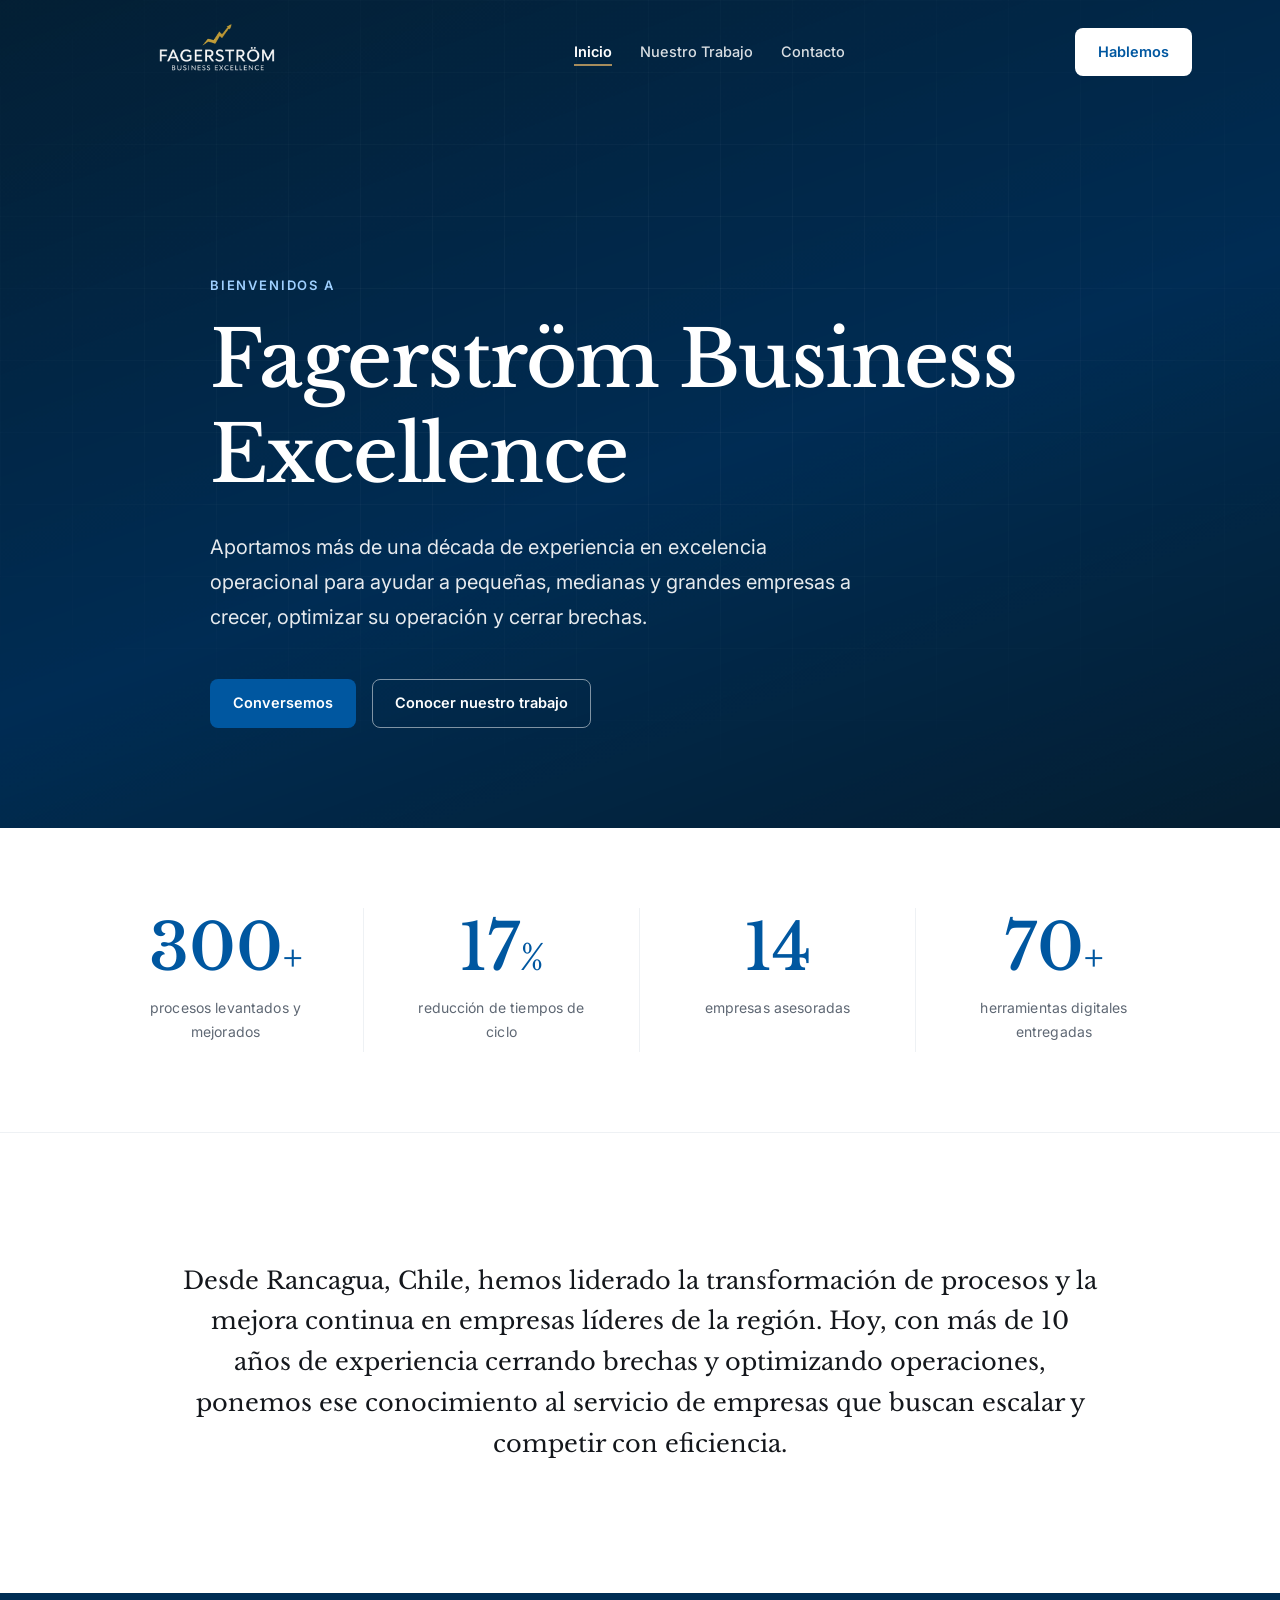
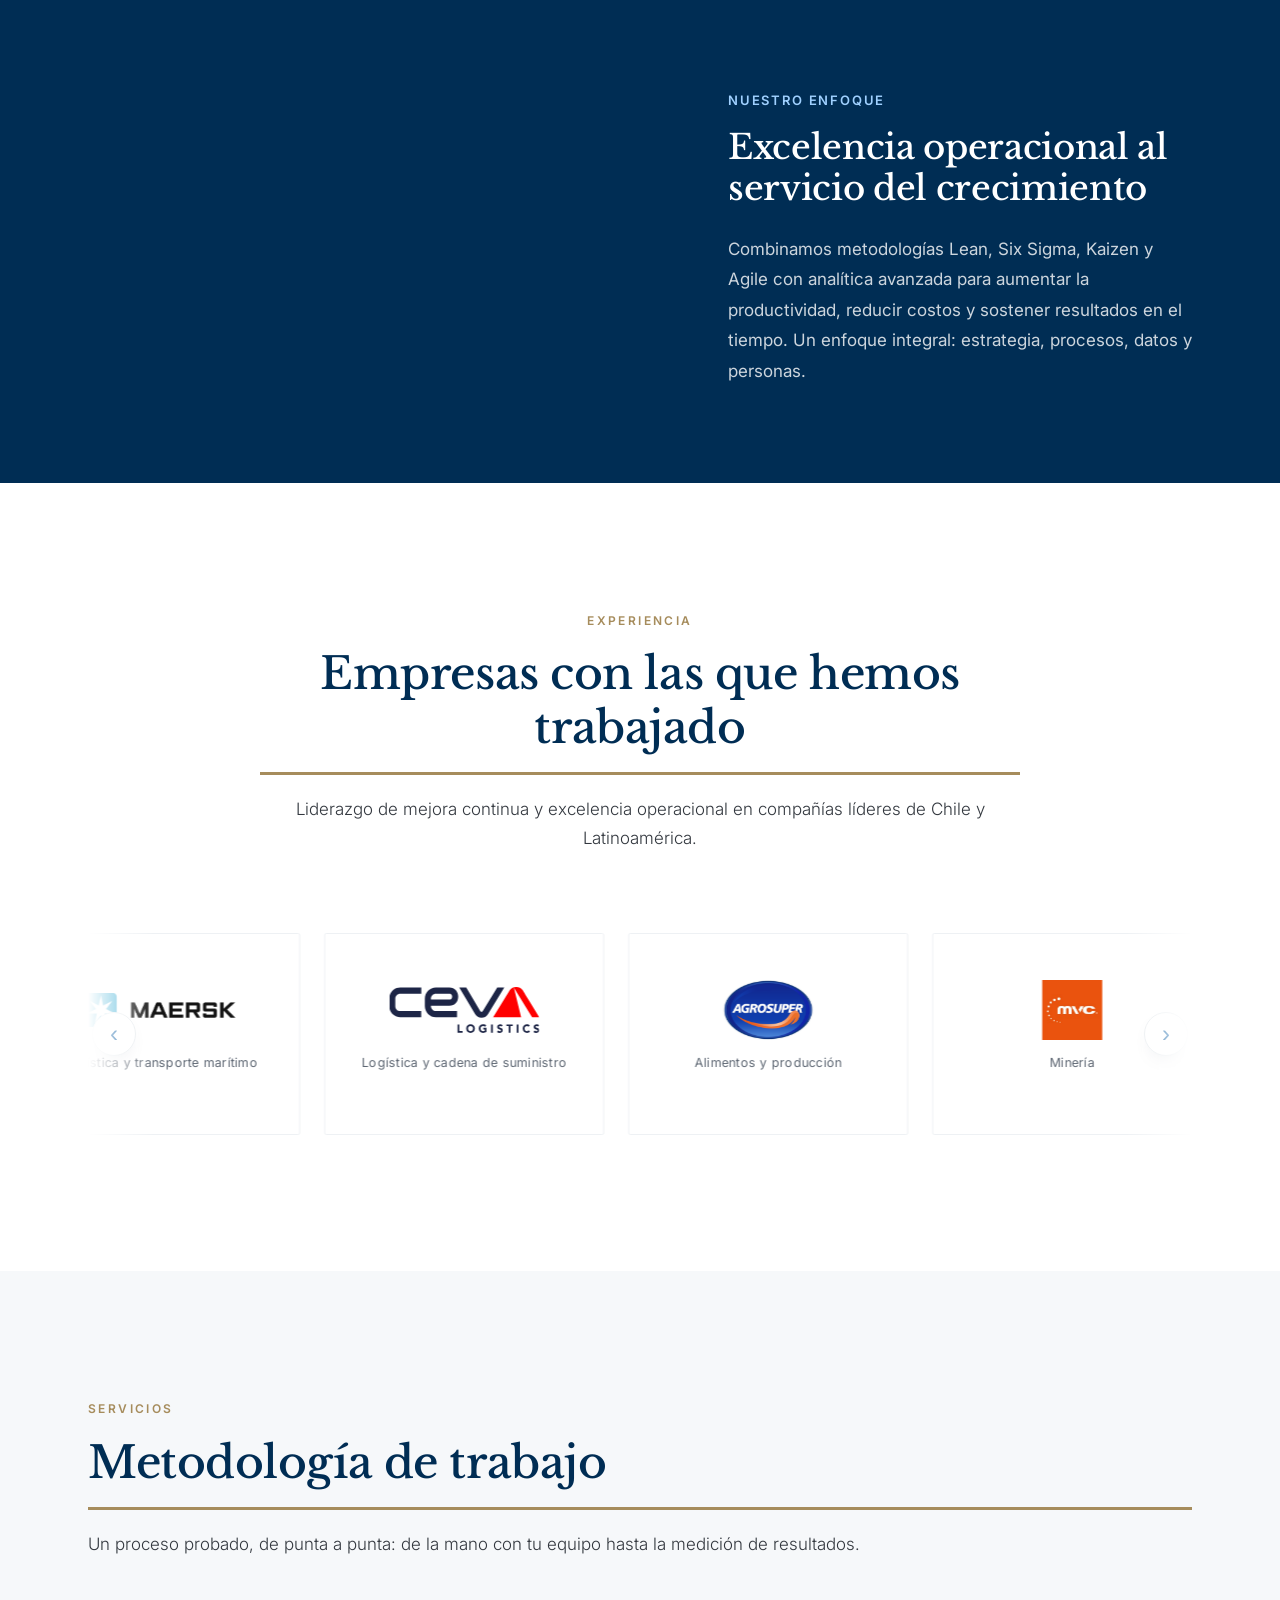
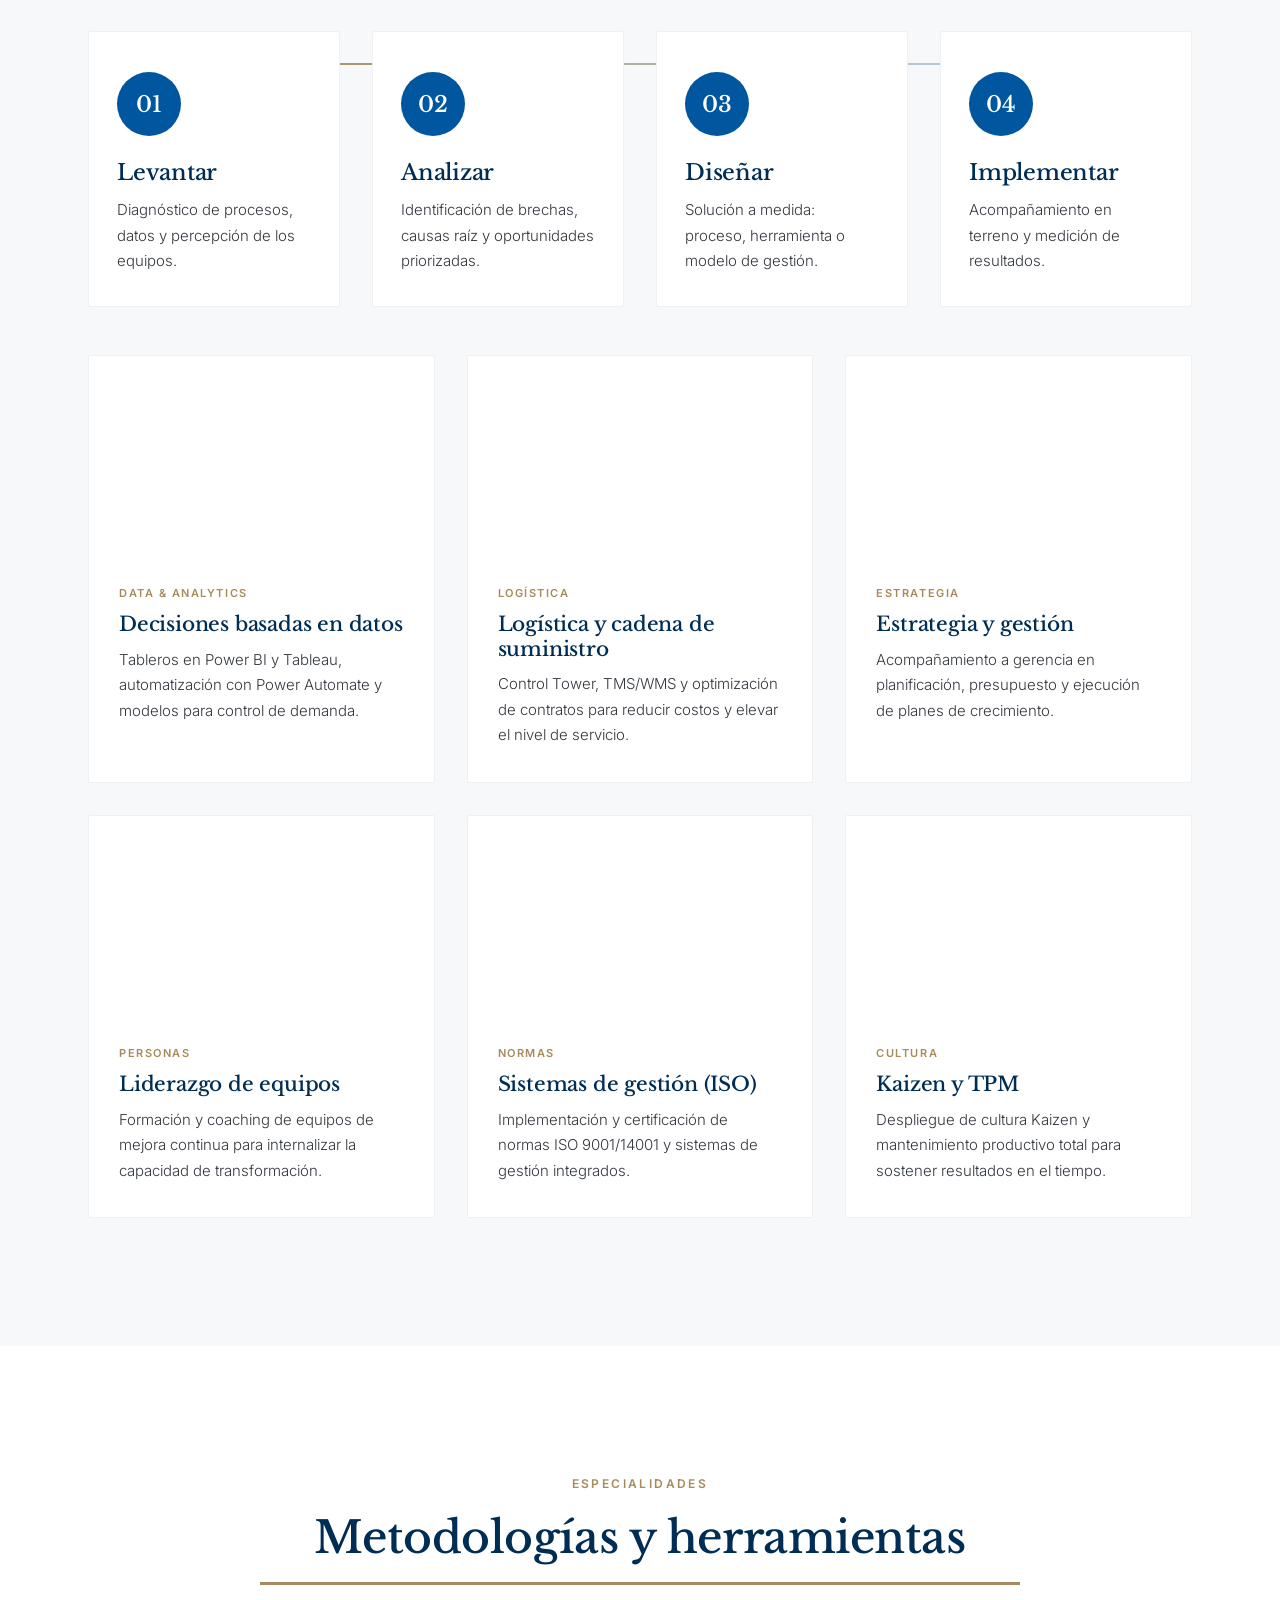
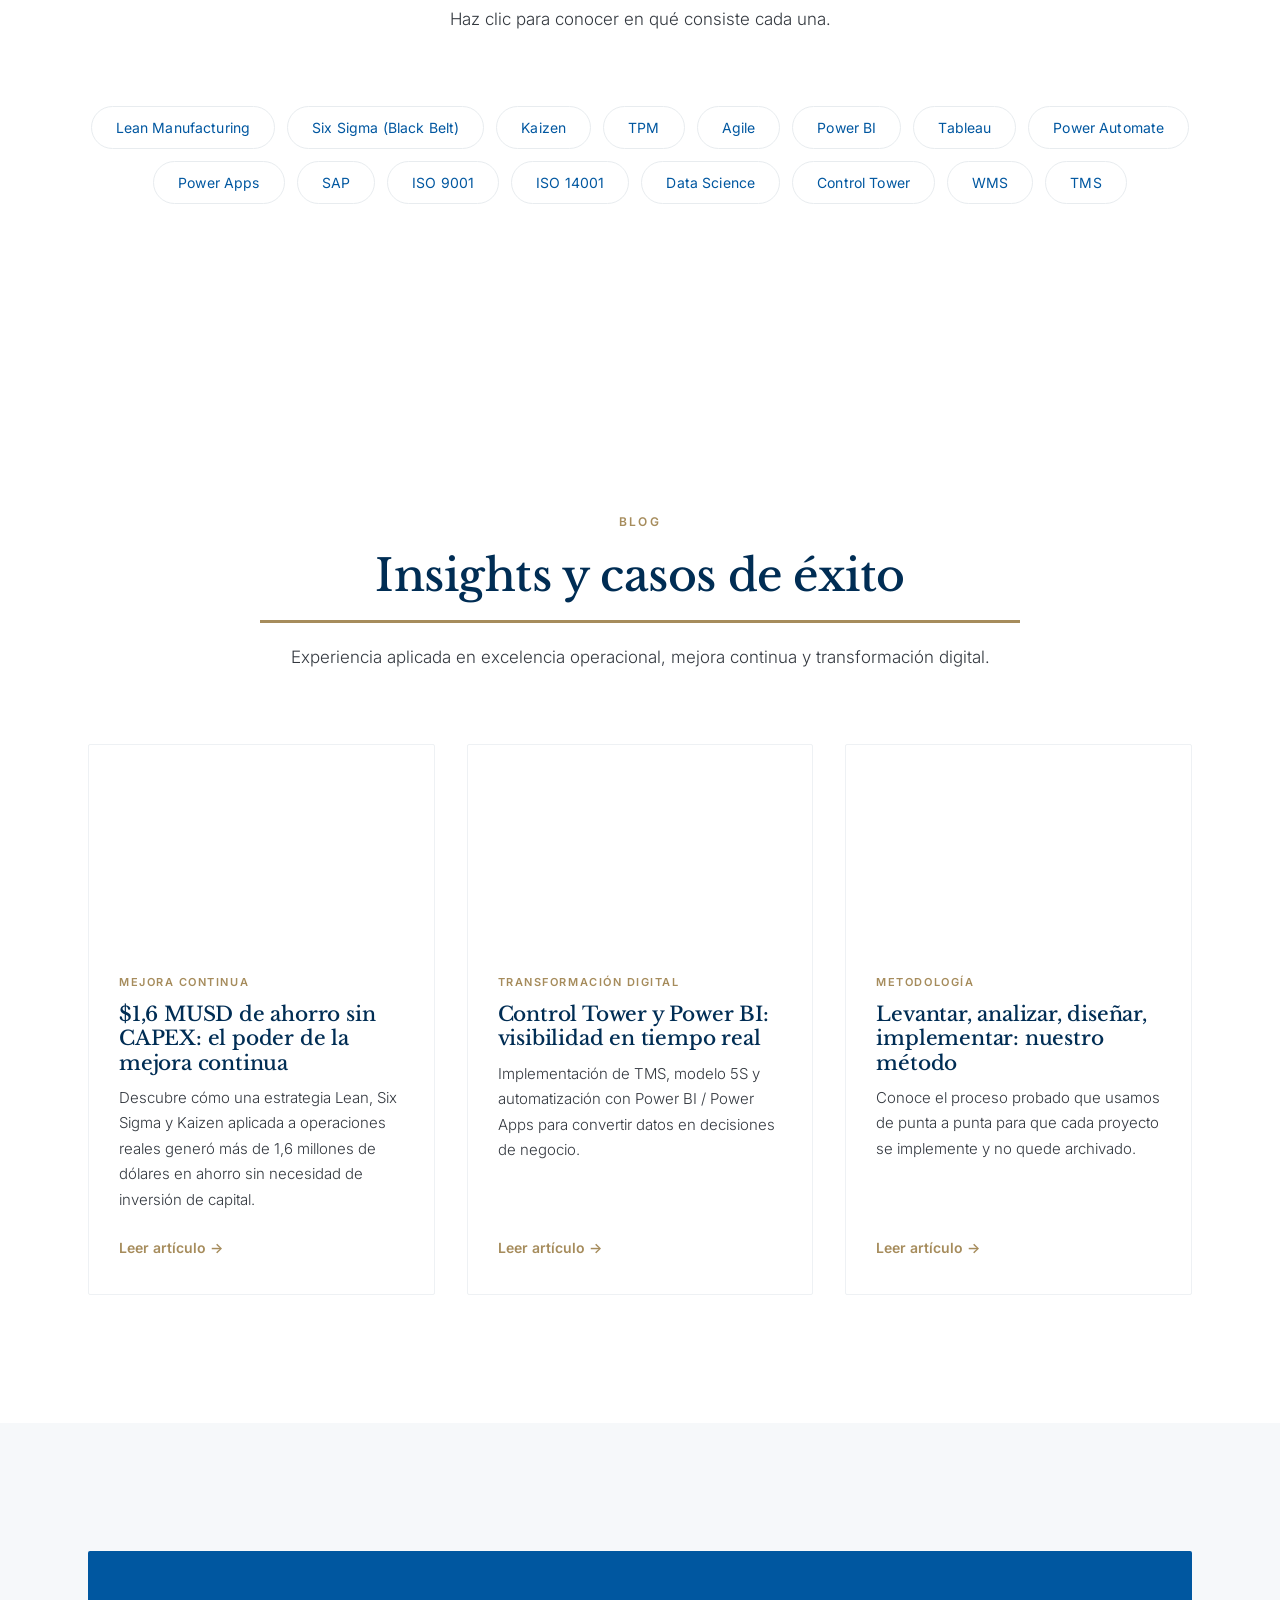
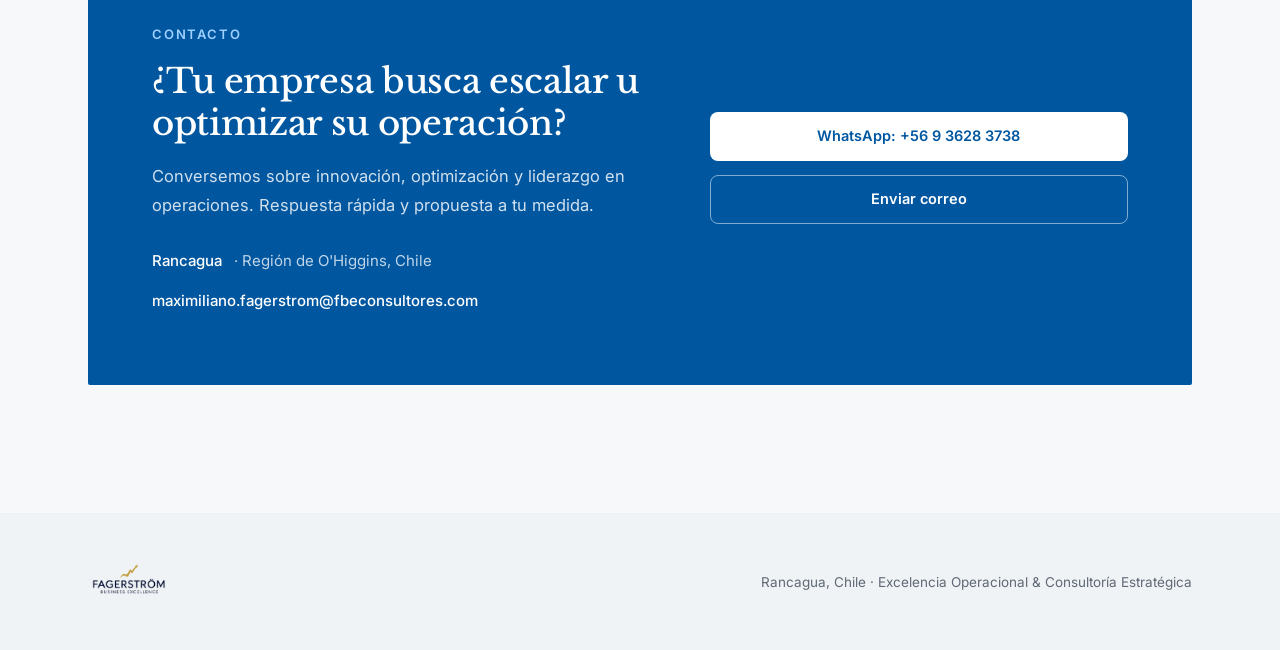
<file: index.html>
<!DOCTYPE html>
<html lang="es">
<head>
<meta charset="UTF-8" />
<meta name="viewport" content="width=device-width, initial-scale=1.0" />
<title>Chile | Fagerström Business Excellence</title>
<meta name="description" content="Consultoría estratégica en optimización de procesos, mejora continua y data analytics. Más de 10 años transformando operaciones en grandes empresas de Chile y Latinoamérica." />
<link rel="preconnect" href="https://fonts.googleapis.com" />
<link rel="preconnect" href="https://fonts.gstatic.com" crossorigin />
<link href="https://fonts.googleapis.com/css2?family=Inter:wght@400;500;600;700&family=Libre+Baskerville:ital,wght@0,400;0,700;1,400&display=swap" rel="stylesheet" />
<link rel="stylesheet" href="styles.css?v=9" />
<script type="text/javascript">    (function(c,l,a,r,i,t,y){
        c[a]=c[a]||function(){(c[a].q=c[a].q||[]).push(arguments)};
        t=l.createElement(r);t.async=1;t.src="https://www.clarity.ms/tag/"+i;
        y=l.getElementsByTagName(r)[0];y.parentNode.insertBefore(t,y);
    })(window, document, "clarity", "script", "y7hsthls72");
</script>
</head>
<body>

<nav id="nav">
  <div class="container nav-inner">
    <a href="index.html" class="brand"><img class="mark logo-light" src="Logo_Fagerstrom_Blanco.png" alt="Fagerström Business Excellence" /><img class="mark logo-dark" src="Logo_Fagerstrom.png" alt="Fagerström Business Excellence" /></a>
    <ul class="nav-links">
      <li><a href="index.html" class="active">Inicio</a></li>
      <li><a href="nuestro-trabajo.html">Nuestro Trabajo</a></li>
      <li><a href="contacto.html">Contacto</a></li>
    </ul>
    <a class="btn nav-cta" href="contacto.html">Hablemos</a>
    <button class="hamburger" id="hamburger" aria-label="Menú"><span></span><span></span><span></span></button>
  </div>
</nav>

<div class="mobile-menu" id="mobileMenu">
  <button class="close" id="closeMenu">×</button>
  <a href="index.html">Inicio</a>
  <a href="nuestro-trabajo.html">Nuestro Trabajo</a>
  <a href="contacto.html">Contacto</a>
</div>

<header class="hero">
  <div class="hero-bg" style="background-image:url('https://images.unsplash.com/photo-1521737711867-e3b97375f902?q=80&w=1800&auto=format&fit=crop');"></div>
  <div class="hero-grid"></div>
  <div class="container">
    <div class="eyebrow anim-slide-down">Bienvenidos a</div>
    <h1 class="anim-slide-down--delay">Fagerström Business Excellence</h1>
    <p class="lead anim-slide-down--delay2">
      Aportamos más de una década de experiencia en excelencia operacional para ayudar a pequeñas,
      medianas y grandes empresas a crecer, optimizar su operación y cerrar brechas.
    </p>
    <div class="hero-ctas anim-blur-in--slow">
      <a class="btn btn-primary" href="contacto.html">Conversemos</a>
      <a class="btn btn-ghost-white" href="nuestro-trabajo.html">Conocer nuestro trabajo</a>
    </div>
  </div>
</header>

<section class="stats">
  <div class="container stats-grid">
    <div class="stat reveal"><div class="num"><span data-count="300">0</span><small>+</small></div><div class="label">procesos levantados y mejorados</div></div>
    <div class="stat reveal d1"><div class="num"><span data-count="17">0</span><small>%</small></div><div class="label">reducción de tiempos de ciclo</div></div>
    <div class="stat reveal d2"><div class="num"><span data-count="14">0</span></div><div class="label">empresas asesoradas</div></div>
    <div class="stat reveal d3"><div class="num"><span data-count="70">0</span><small>+</small></div><div class="label">herramientas digitales entregadas</div></div>
  </div>
</section>

<section class="intro">
  <div class="container">
    <p class="reveal">
      Desde Rancagua, Chile, hemos liderado la transformación de procesos y la mejora continua en empresas
      líderes de la región. Hoy, con más de 10 años de experiencia cerrando brechas y optimizando operaciones,
      ponemos ese conocimiento al servicio de empresas que buscan escalar y competir con eficiencia.
    </p>
  </div>
</section>

<section style="padding:0;">
  <div class="two-up reveal">
    <div class="img-col" style="background-image:url('https://images.unsplash.com/photo-1581094794329-c8112a89af12?q=80&w=1200&auto=format&fit=crop');"></div>
    <div class="txt-col">
      <div class="eyebrow" style="color:#9fd0ff;">Nuestro enfoque</div>
      <h3>Excelencia operacional al servicio del crecimiento</h3>
      <p>
        Combinamos metodologías Lean, Six Sigma, Kaizen y Agile con analítica avanzada para aumentar la
        productividad, reducir costos y sostener resultados en el tiempo. Un enfoque integral: estrategia,
        procesos, datos y personas.
      </p>
    </div>
  </div>
</section>

<section id="empresas">
  <div class="container">
    <div class="section-head center reveal">
      <div class="eyebrow">Experiencia</div>
      <h2>Empresas con las que hemos trabajado</h2>
      <span class="title-line"></span>
      <p>Liderazgo de mejora continua y excelencia operacional en compañías líderes de Chile y Latinoamérica.</p>
    </div>
    <div class="companies-carousel reveal" id="companiesCarousel">
      <div class="carousel-track" id="carouselTrack">
        <div class="company-card"><div class="logo"><img src="logos/maersk.png" alt="A.P. Moller - Maersk"></div><div class="sector">Logística y transporte marítimo</div></div>
        <div class="company-card"><div class="logo"><img src="logos/ceva.svg" alt="CEVA Logistics"></div><div class="sector">Logística y cadena de suministro</div></div>
        <div class="company-card"><div class="logo"><img src="logos/agrosuper.png" alt="Agrosuper"></div><div class="sector">Alimentos y producción</div></div>
        <div class="company-card"><div class="logo"><img src="logos/mvc.jpg" alt="Minera Valle Central"></div><div class="sector">Minería</div></div>
        <div class="company-card"><div class="logo"><img src="logos/report.jpg" alt="Report"></div><div class="sector">Logística portuaria y agenciamiento</div></div>
        <div class="company-card"><div class="logo"><img src="logos/metalkit.png" alt="Metalkit"></div><div class="sector">Industria y manufactura</div></div>
      </div>
      <button class="carousel-btn prev" id="carouselPrev" aria-label="Anterior">‹</button>
      <button class="carousel-btn next" id="carouselNext" aria-label="Siguiente">›</button>
    </div>
  </div>
</section>

<section id="servicios" style="background:var(--light);">
  <div class="container">
    <div class="section-head reveal">
      <div class="eyebrow">Servicios</div>
      <h2>Metodología de trabajo</h2>
      <span class="title-line"></span>
      <p>Un proceso probado, de punta a punta: de la mano con tu equipo hasta la medición de resultados.</p>
    </div>

    <div class="process-flow reveal">
      <div class="flow-step">
        <div class="flow-num">01</div>
        <h3>Levantar</h3>
        <p>Diagnóstico de procesos, datos y percepción de los equipos.</p>
      </div>
      <div class="flow-step">
        <div class="flow-num">02</div>
        <h3>Analizar</h3>
        <p>Identificación de brechas, causas raíz y oportunidades priorizadas.</p>
      </div>
      <div class="flow-step">
        <div class="flow-num">03</div>
        <h3>Diseñar</h3>
        <p>Solución a medida: proceso, herramienta o modelo de gestión.</p>
      </div>
      <div class="flow-step">
        <div class="flow-num">04</div>
        <h3>Implementar</h3>
        <p>Acompañamiento en terreno y medición de resultados.</p>
      </div>
    </div>

    <div class="cards">
      <div class="card reveal">
        <div class="thumb" style="background-image:url('https://images.unsplash.com/photo-1551288049-bebda4e38f71?q=80&w=800&auto=format&fit=crop');"></div>
        <div class="body">
          <div class="kicker">Data & Analytics</div>
          <h3>Decisiones basadas en datos</h3>
          <p>Tableros en Power BI y Tableau, automatización con Power Automate y modelos para control de demanda.</p>
        </div>
      </div>
      <div class="card reveal d1">
        <div class="thumb" style="background-image:url('https://images.unsplash.com/photo-1586528116311-ad8dd3c8310d?q=80&w=800&auto=format&fit=crop');"></div>
        <div class="body">
          <div class="kicker">Logística</div>
          <h3>Logística y cadena de suministro</h3>
          <p>Control Tower, TMS/WMS y optimización de contratos para reducir costos y elevar el nivel de servicio.</p>
        </div>
      </div>
      <div class="card reveal d2">
        <div class="thumb" style="background-image:url('https://images.unsplash.com/photo-1454165804606-c3d57bc86b40?q=80&w=800&auto=format&fit=crop');"></div>
        <div class="body">
          <div class="kicker">Estrategia</div>
          <h3>Estrategia y gestión</h3>
          <p>Acompañamiento a gerencia en planificación, presupuesto y ejecución de planes de crecimiento.</p>
        </div>
      </div>
      <div class="card reveal">
        <div class="thumb" style="background-image:url('https://images.unsplash.com/photo-1522071820081-009f0129c71c?q=80&w=800&auto=format&fit=crop');"></div>
        <div class="body">
          <div class="kicker">Personas</div>
          <h3>Liderazgo de equipos</h3>
          <p>Formación y coaching de equipos de mejora continua para internalizar la capacidad de transformación.</p>
        </div>
      </div>
      <div class="card reveal d1">
        <div class="thumb" style="background-image:url('https://images.unsplash.com/photo-1450101499163-c8848c66ca85?q=80&w=800&auto=format&fit=crop');"></div>
        <div class="body">
          <div class="kicker">Normas</div>
          <h3>Sistemas de gestión (ISO)</h3>
          <p>Implementación y certificación de normas ISO 9001/14001 y sistemas de gestión integrados.</p>
        </div>
      </div>
      <div class="card reveal d2">
        <div class="thumb" style="background-image:url('https://images.unsplash.com/photo-1504328345606-18bbc8c9d7d1?q=80&w=800&auto=format&fit=crop');"></div>
        <div class="body">
          <div class="kicker">Cultura</div>
          <h3>Kaizen y TPM</h3>
          <p>Despliegue de cultura Kaizen y mantenimiento productivo total para sostener resultados en el tiempo.</p>
        </div>
      </div>
    </div>
  </div>
</section>

<section id="especialidades">
  <div class="container">
    <div class="section-head center reveal">
      <div class="eyebrow">Especialidades</div>
      <h2>Metodologías y herramientas</h2>
      <span class="title-line"></span>
      <p>Haz clic para conocer en qué consiste cada una.</p>
    </div>
    <div class="chips-wrap reveal">
      <p class="chip-hint">Toca una etiqueta para ver su descripción</p>
      <div class="chips" id="chips">
        <button class="chip" data-desc="Filosofía operativa basada en la maximización del valor para el cliente mediante la erradicación sistemática de todo tipo de desperdicios (los famosos muda, muri y mura), optimizando el flujo de trabajo y empoderando a los equipos para resolver problemas de raíz en el piso de producción.">Lean Manufacturing</button>
        <button class="chip" data-desc="Metodología avanzada de gestión impulsada por datos y estadística (DMAIC: Definir, Medir, Analizar, Mejorar y Controlar) enfocada en reducir la variabilidad y los defectos en los procesos. Un rol de nivel Black Belt lidera proyectos complejos de alto impacto financiero, actuando como agente de cambio y mentor técnico en la organización.">Six Sigma (Black Belt)</button>
        <button class="chip" data-desc="Filosofía japonesa de mejora continua basada en el principio de que pequeños cambios incrementales, realizados de manera consistente y por todo el personal (desde la alta gerencia hasta los operarios), generan transformaciones masivas y sostenibles a largo plazo.">Kaizen</button>
        <button class="chip" data-desc="Mantenimiento Productivo Total; un sistema integral que busca maximizar la eficiencia de los equipos (OEE) a través de la participación de todo el personal, promoviendo la conservación preventiva y autónoma para lograr una planta libre de averías, accidentes y defectos.">TPM</button>
        <button class="chip" data-desc="Marco de trabajo flexible y colaborativo, originado en el desarrollo de software pero adoptado en operaciones, que desglosa proyectos complejos en iteraciones cortas o ciclos (sprints), permitiendo responder con velocidad a los cambios del entorno y priorizar la entrega continua de valor.">Agile</button>
        <button class="chip" data-desc="Herramienta líder de inteligencia de negocios (Business Intelligence) de Microsoft que transforma datos sin procesar de múltiples fuentes en tableros interactivos y visuales dinámicos, facilitando la toma de decisiones estratégicas basadas en evidencia en tiempo real.">Power BI</button>
        <button class="chip" data-desc="Plataforma de análisis y visualización de datos de alto rendimiento que destaca por su capacidad para conectar grandes volúmenes de información corporativa y traducirla en gráficos intuitivos, mapas y paneles interactivos que facilitan la exploración profunda de tendencias.">Tableau</button>
        <button class="chip" data-desc="Solución de automatización de flujos de trabajo (workflow automation) que permite conectar aplicaciones y servicios para automatizar tareas repetitivas, procesos de aprobación y sincronización de datos sin necesidad de escribir código complejo (tecnología low-code).">Power Automate</button>
        <button class="chip" data-desc="Entorno de desarrollo de aplicaciones empresariales de bajo código (low-code) que capacita a los equipos para crear soluciones digitales y móviles personalizadas adaptadas a necesidades operativas específicas, conectándose directamente con los datos de la compañía.">Power Apps</button>
        <button class="chip" data-desc="Sistema ERP (Enterprise Resource Planning) robusto que integra de forma centralizada todos los procesos clave de una organización (finanzas, cadena de suministro, recursos humanos, compras y producción), garantizando una única fuente de verdad y visibilidad global del negocio.">SAP</button>
        <button class="chip" data-desc="Norma internacional de Sistemas de Gestión de la Calidad (SGC) que establece los requisitos para estandarizar los procesos orientados a la satisfacción del cliente, la mejora continua y el cumplimiento normativo dentro de cualquier organización.">ISO 9001</button>
        <button class="chip" data-desc="Estándar internacional para la implementación de Sistemas de Gestión Ambiental, diseñado para ayudar a las empresas a minimizar su huella ecológica, cumplir con las regulaciones ambientales y gestionar de manera sostenible sus recursos y residuos.">ISO 14001</button>
        <button class="chip" data-desc="Disciplina analítica avanzada que combina matemáticas, estadística, programación y aprendizaje automático (Machine Learning) para extraer patrones ocultos, realizar modelos predictivos y convertir grandes volúmenes de datos (Big Data) en ventajas competitivas.">Data Science</button>
        <button class="chip" data-desc="Torre de Control; centro neurálgico de visibilidad integral que centraliza datos en tiempo real de toda la cadena de suministro global, permitiendo anticipar disrupciones, monitorear KPIs críticos y coordinar respuestas rápidas ante imprevistos.">Control Tower</button>
        <button class="chip" data-desc="Sistema de gestión de almacenes diseñado para optimizar y controlar de forma milimétrica las operaciones internas de un centro de distribución, abarcando desde la recepción y el almacenamiento inteligente de mercancías hasta el picking, packing y despacho eficiente de pedidos.">WMS</button>
        <button class="chip" data-desc="Sistema de gestión de transporte enfocado en planificar, ejecutar y optimizar el movimiento físico de mercancías a lo largo de la cadena logística, asegurando la selección de rutas más rentables, el seguimiento en tiempo real de flotas y la reducción de costos de flete.">TMS</button>
      </div>
      <div class="chip-info" id="chipInfo">
        <div class="title" id="chipTitle"></div>
        <p id="chipDesc"></p>
      </div>
    </div>
  </div>
</section>

<section id="blog">
  <div class="container">
    <div class="section-head center reveal">
      <div class="eyebrow">Blog</div>
      <h2>Insights y casos de éxito</h2>
      <span class="title-line"></span>
      <p>Experiencia aplicada en excelencia operacional, mejora continua y transformación digital.</p>
    </div>
    <div class="cards">
      <article class="card reveal">
        <div class="thumb" style="background-image:url('https://images.unsplash.com/photo-1543286386-713bdd548da4?q=80&w=800&auto=format&fit=crop');"></div>
        <div class="body">
          <div class="kicker">Mejora continua</div>
          <h3>$1,6 MUSD de ahorro sin CAPEX: el poder de la mejora continua</h3>
          <p>Descubre cómo una estrategia Lean, Six Sigma y Kaizen aplicada a operaciones reales generó más de 1,6 millones de dólares en ahorro sin necesidad de inversión de capital.</p>
          <a class="read-more" href="blog-ahorro-sin-capex.html">Leer artículo →</a>
        </div>
      </article>
      <article class="card reveal d1">
        <div class="thumb" style="background-image:url('https://images.unsplash.com/photo-1460925895917-afdab827c52f?q=80&w=800&auto=format&fit=crop');"></div>
        <div class="body">
          <div class="kicker">Transformación digital</div>
          <h3>Control Tower y Power BI: visibilidad en tiempo real</h3>
          <p>Implementación de TMS, modelo 5S y automatización con Power BI / Power Apps para convertir datos en decisiones de negocio.</p>
          <a class="read-more" href="blog-control-tower.html">Leer artículo →</a>
        </div>
      </article>
      <article class="card reveal d2">
        <div class="thumb" style="background-image:url('https://images.unsplash.com/photo-1531973576160-7125cd663d86?q=80&w=800&auto=format&fit=crop');"></div>
        <div class="body">
          <div class="kicker">Metodología</div>
          <h3>Levantar, analizar, diseñar, implementar: nuestro método</h3>
          <p>Conoce el proceso probado que usamos de punta a punta para que cada proyecto se implemente y no quede archivado.</p>
          <a class="read-more" href="blog-metodologia.html">Leer artículo →</a>
        </div>
      </article>
    </div>
  </div>
</section>

<section id="contacto" style="background:var(--light);">
  <div class="container">
    <div class="contact-band reveal">
      <div>
        <div class="eyebrow" style="color:#9fd0ff;">Contacto</div>
        <h2>¿Tu empresa busca escalar u optimizar su operación?</h2>
        <p>Conversemos sobre innovación, optimización y liderazgo en operaciones. Respuesta rápida y propuesta a tu medida.</p>
        <div class="detail"><b>Rancagua</b><span>· Región de O'Higgins, Chile</span></div>
        <div class="detail"><b>maximiliano.fagerstrom@fbeconsultores.com</b></div>
      </div>
      <div class="contact-ctas">
        <a class="btn btn-onwhite" href="https://wa.me/56936283738" target="_blank" rel="noopener">WhatsApp: +56 9 3628 3738</a>
        <a class="btn btn-ghost-white" href="mailto:maximiliano.fagerstrom@fbeconsultores.com">Enviar correo</a>
      </div>
    </div>
  </div>
</section>

<footer>
  <div class="container footer-inner">
    <span class="brand" style="font-size:16px;color:var(--deep);"><img class="mark" src="Logo_Fagerstrom.png" alt="Fagerström Business Excellence" /></span>
    <span class="meta">Rancagua, Chile · Excelencia Operacional & Consultoría Estratégica</span>
  </div>
</footer>

<script src="script.js?v=9"></script>
</body>
</html>
</file>
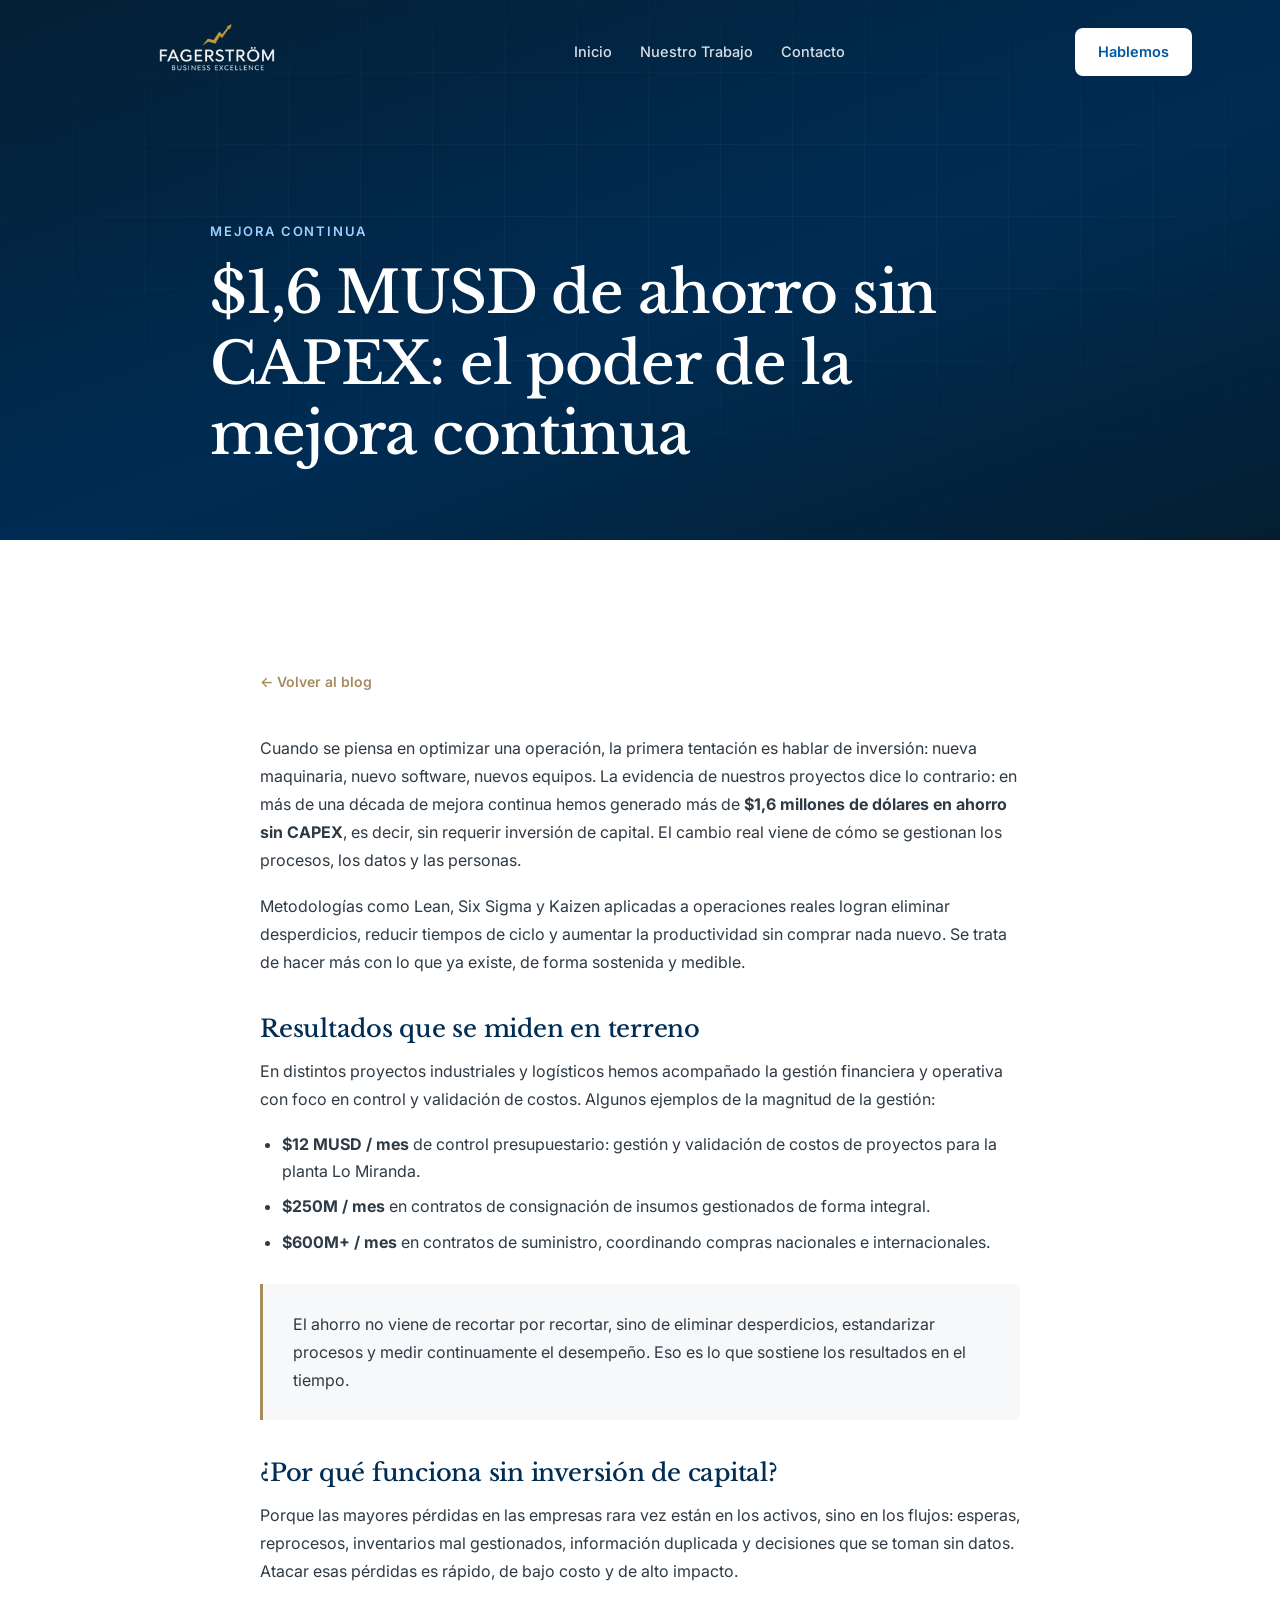
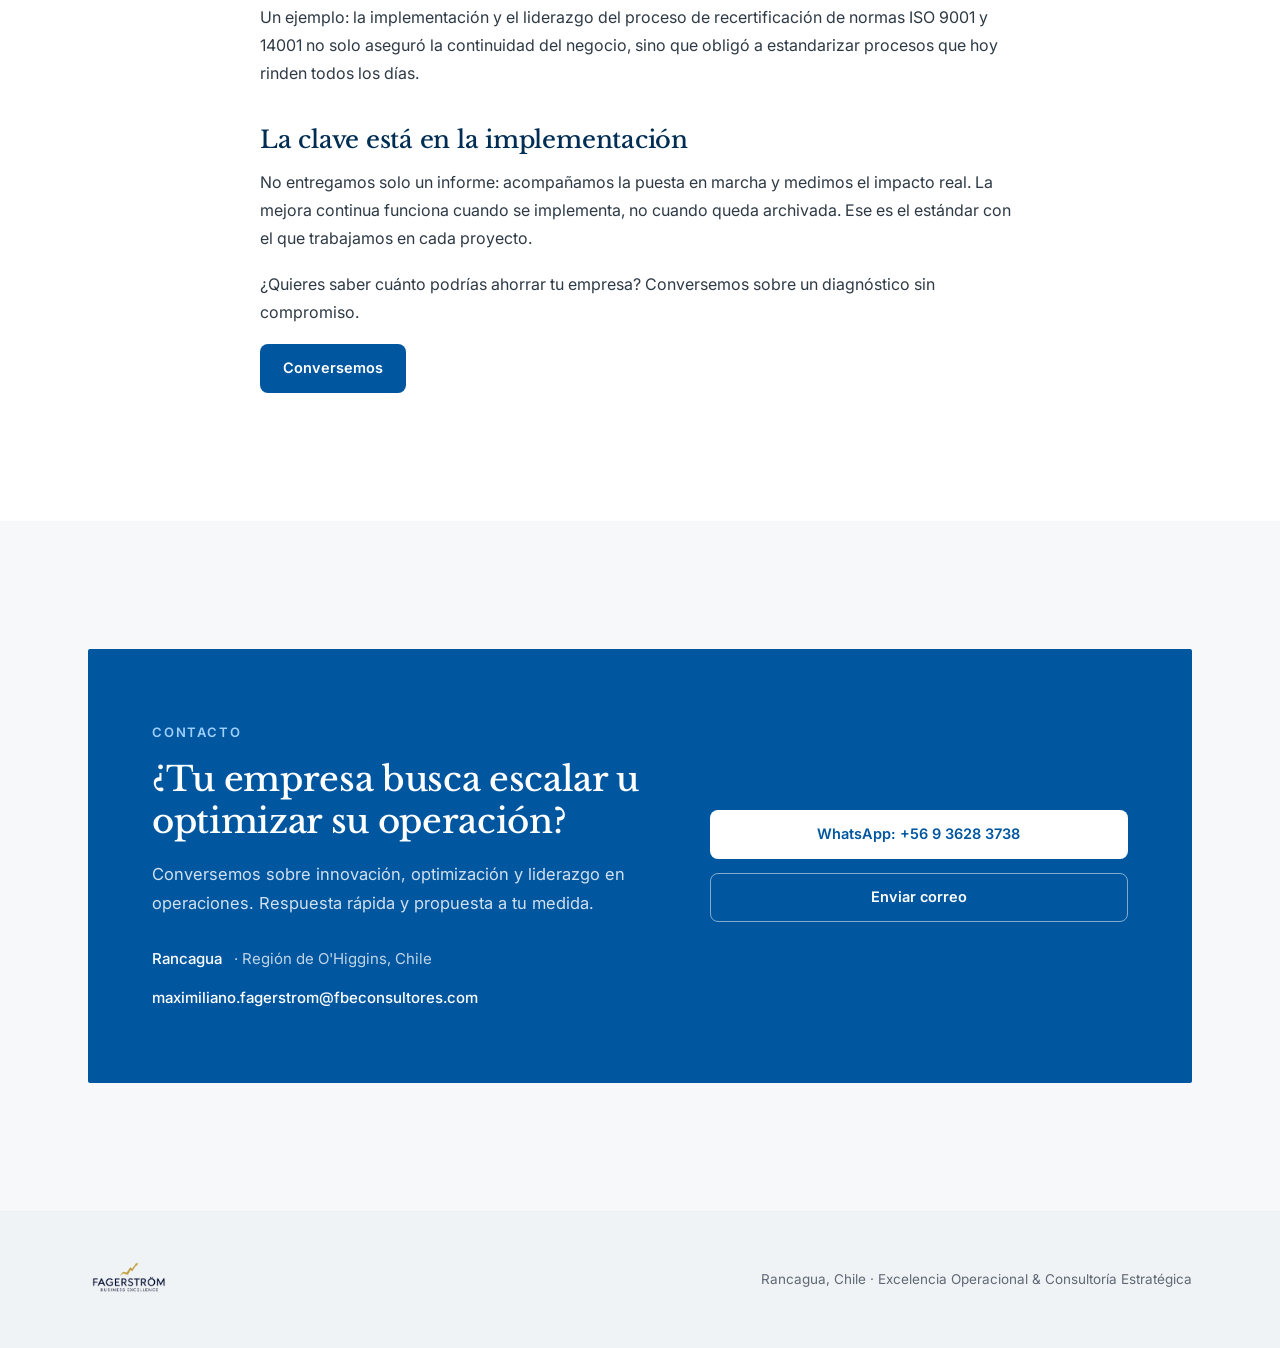
<file: blog-ahorro-sin-capex.html>
<!DOCTYPE html>
<html lang="es">
<head>
<meta charset="UTF-8" />
<meta name="viewport" content="width=device-width, initial-scale=1.0" />
<title>$1,6 MUSD de ahorro sin CAPEX | Fagerström Business Excellence</title>
<meta name="description" content="Cómo la mejora continua aplicada a operaciones reales generó más de $1,6 millones de dólares en ahorro sin inversión de capital." />
<link rel="preconnect" href="https://fonts.googleapis.com" />
<link rel="preconnect" href="https://fonts.gstatic.com" crossorigin />
<link href="https://fonts.googleapis.com/css2?family=Inter:wght@400;500;600;700&family=Libre+Baskerville:ital,wght@0,400;0,700;1,400&display=swap" rel="stylesheet" />
<link rel="stylesheet" href="styles.css?v=9" />
<script type="text/javascript">    (function(c,l,a,r,i,t,y){
        c[a]=c[a]||function(){(c[a].q=c[a].q||[]).push(arguments)};
        t=l.createElement(r);t.async=1;t.src="https://www.clarity.ms/tag/"+i;
        y=l.getElementsByTagName(r)[0];y.parentNode.insertBefore(t,y);
    })(window, document, "clarity", "script", "y7hsthls72");
</script>
</head>
<body>

<nav id="nav">
  <div class="container nav-inner">
    <a href="index.html" class="brand"><img class="mark logo-light" src="Logo_Fagerstrom_Blanco.png" alt="Fagerström Business Excellence" /><img class="mark logo-dark" src="Logo_Fagerstrom.png" alt="Fagerström Business Excellence" /></a>
    <ul class="nav-links">
      <li><a href="index.html">Inicio</a></li>
      <li><a href="nuestro-trabajo.html">Nuestro Trabajo</a></li>
      <li><a href="contacto.html">Contacto</a></li>
    </ul>
    <a class="btn nav-cta" href="contacto.html">Hablemos</a>
    <button class="hamburger" id="hamburger" aria-label="Menú"><span></span><span></span><span></span></button>
  </div>
</nav>

<div class="mobile-menu" id="mobileMenu">
  <button class="close" id="closeMenu">×</button>
  <a href="index.html">Inicio</a>
  <a href="nuestro-trabajo.html">Nuestro Trabajo</a>
  <a href="contacto.html">Contacto</a>
</div>

<header class="hero sub">
  <div class="hero-bg" style="background-image:url('https://images.unsplash.com/photo-1543286386-713bdd548da4?q=80&w=1800&auto=format&fit=crop');"></div>
  <div class="hero-grid"></div>
  <div class="container">
    <div class="eyebrow anim-slide-down">Mejora continua</div>
    <h1 class="anim-slide-down--delay">$1,6 MUSD de ahorro sin CAPEX: el poder de la mejora continua</h1>
  </div>
</header>

<section>
  <div class="container">
    <div class="article-prose">
      <a class="article-back reveal" href="index.html#blog">← Volver al blog</a>

      <p class="reveal">
        Cuando se piensa en optimizar una operación, la primera tentación es hablar de inversión: nueva maquinaria,
        nuevo software, nuevos equipos. La evidencia de nuestros proyectos dice lo contrario: en más de una década de
        mejora continua hemos generado más de <strong>$1,6 millones de dólares en ahorro sin CAPEX</strong>, es decir,
        sin requerir inversión de capital. El cambio real viene de cómo se gestionan los procesos, los datos y las personas.
      </p>

      <p class="reveal">
        Metodologías como Lean, Six Sigma y Kaizen aplicadas a operaciones reales logran eliminar desperdicios, reducir
        tiempos de ciclo y aumentar la productividad sin comprar nada nuevo. Se trata de hacer más con lo que ya existe,
        de forma sostenida y medible.
      </p>

      <h2 class="reveal">Resultados que se miden en terreno</h2>
      <p class="reveal">
        En distintos proyectos industriales y logísticos hemos acompañado la gestión financiera y operativa con foco en
        control y validación de costos. Algunos ejemplos de la magnitud de la gestión:
      </p>
      <ul class="reveal">
        <li><strong>$12 MUSD / mes</strong> de control presupuestario: gestión y validación de costos de proyectos para la planta Lo Miranda.</li>
        <li><strong>$250M / mes</strong> en contratos de consignación de insumos gestionados de forma integral.</li>
        <li><strong>$600M+ / mes</strong> en contratos de suministro, coordinando compras nacionales e internacionales.</li>
      </ul>
      <div class="highlight reveal">
        <p>El ahorro no viene de recortar por recortar, sino de eliminar desperdicios, estandarizar procesos y medir
        continuamente el desempeño. Eso es lo que sostiene los resultados en el tiempo.</p>
      </div>

      <h2 class="reveal">¿Por qué funciona sin inversión de capital?</h2>
      <p class="reveal">
        Porque las mayores pérdidas en las empresas rara vez están en los activos, sino en los flujos: esperas,
        reprocesos, inventarios mal gestionados, información duplicada y decisiones que se toman sin datos. Atacar esas
        pérdidas es rápido, de bajo costo y de alto impacto.
      </p>
      <p class="reveal">
        Un ejemplo: la implementación y el liderazgo del proceso de recertificación de normas ISO 9001 y 14001 no solo
        aseguró la continuidad del negocio, sino que obligó a estandarizar procesos que hoy rinden todos los días.
      </p>

      <h2 class="reveal">La clave está en la implementación</h2>
      <p class="reveal">
        No entregamos solo un informe: acompañamos la puesta en marcha y medimos el impacto real. La mejora continua
        funciona cuando se implementa, no cuando queda archivada. Ese es el estándar con el que trabajamos en cada
        proyecto.
      </p>
      <p class="reveal">
        ¿Quieres saber cuánto podrías ahorrar tu empresa? Conversemos sobre un diagnóstico sin compromiso.
      </p>

      <a class="btn btn-primary reveal" href="contacto.html">Conversemos</a>
    </div>
  </div>
</section>

<section id="contacto" style="background:var(--light);">
  <div class="container">
    <div class="contact-band reveal">
      <div>
        <div class="eyebrow" style="color:#9fd0ff;">Contacto</div>
        <h2>¿Tu empresa busca escalar u optimizar su operación?</h2>
        <p>Conversemos sobre innovación, optimización y liderazgo en operaciones. Respuesta rápida y propuesta a tu medida.</p>
        <div class="detail"><b>Rancagua</b><span>· Región de O'Higgins, Chile</span></div>
        <div class="detail"><b>maximiliano.fagerstrom@fbeconsultores.com</b></div>
      </div>
      <div class="contact-ctas">
        <a class="btn btn-onwhite" href="https://wa.me/56936283738" target="_blank" rel="noopener">WhatsApp: +56 9 3628 3738</a>
        <a class="btn btn-ghost-white" href="mailto:maximiliano.fagerstrom@fbeconsultores.com">Enviar correo</a>
      </div>
    </div>
  </div>
</section>

<footer>
  <div class="container footer-inner">
    <span class="brand" style="font-size:16px;color:var(--deep);"><img class="mark" src="Logo_Fagerstrom.png" alt="Fagerström Business Excellence" /></span>
    <span class="meta">Rancagua, Chile · Excelencia Operacional & Consultoría Estratégica</span>
  </div>
</footer>

<script src="script.js?v=9"></script>
</body>
</html>
</file>
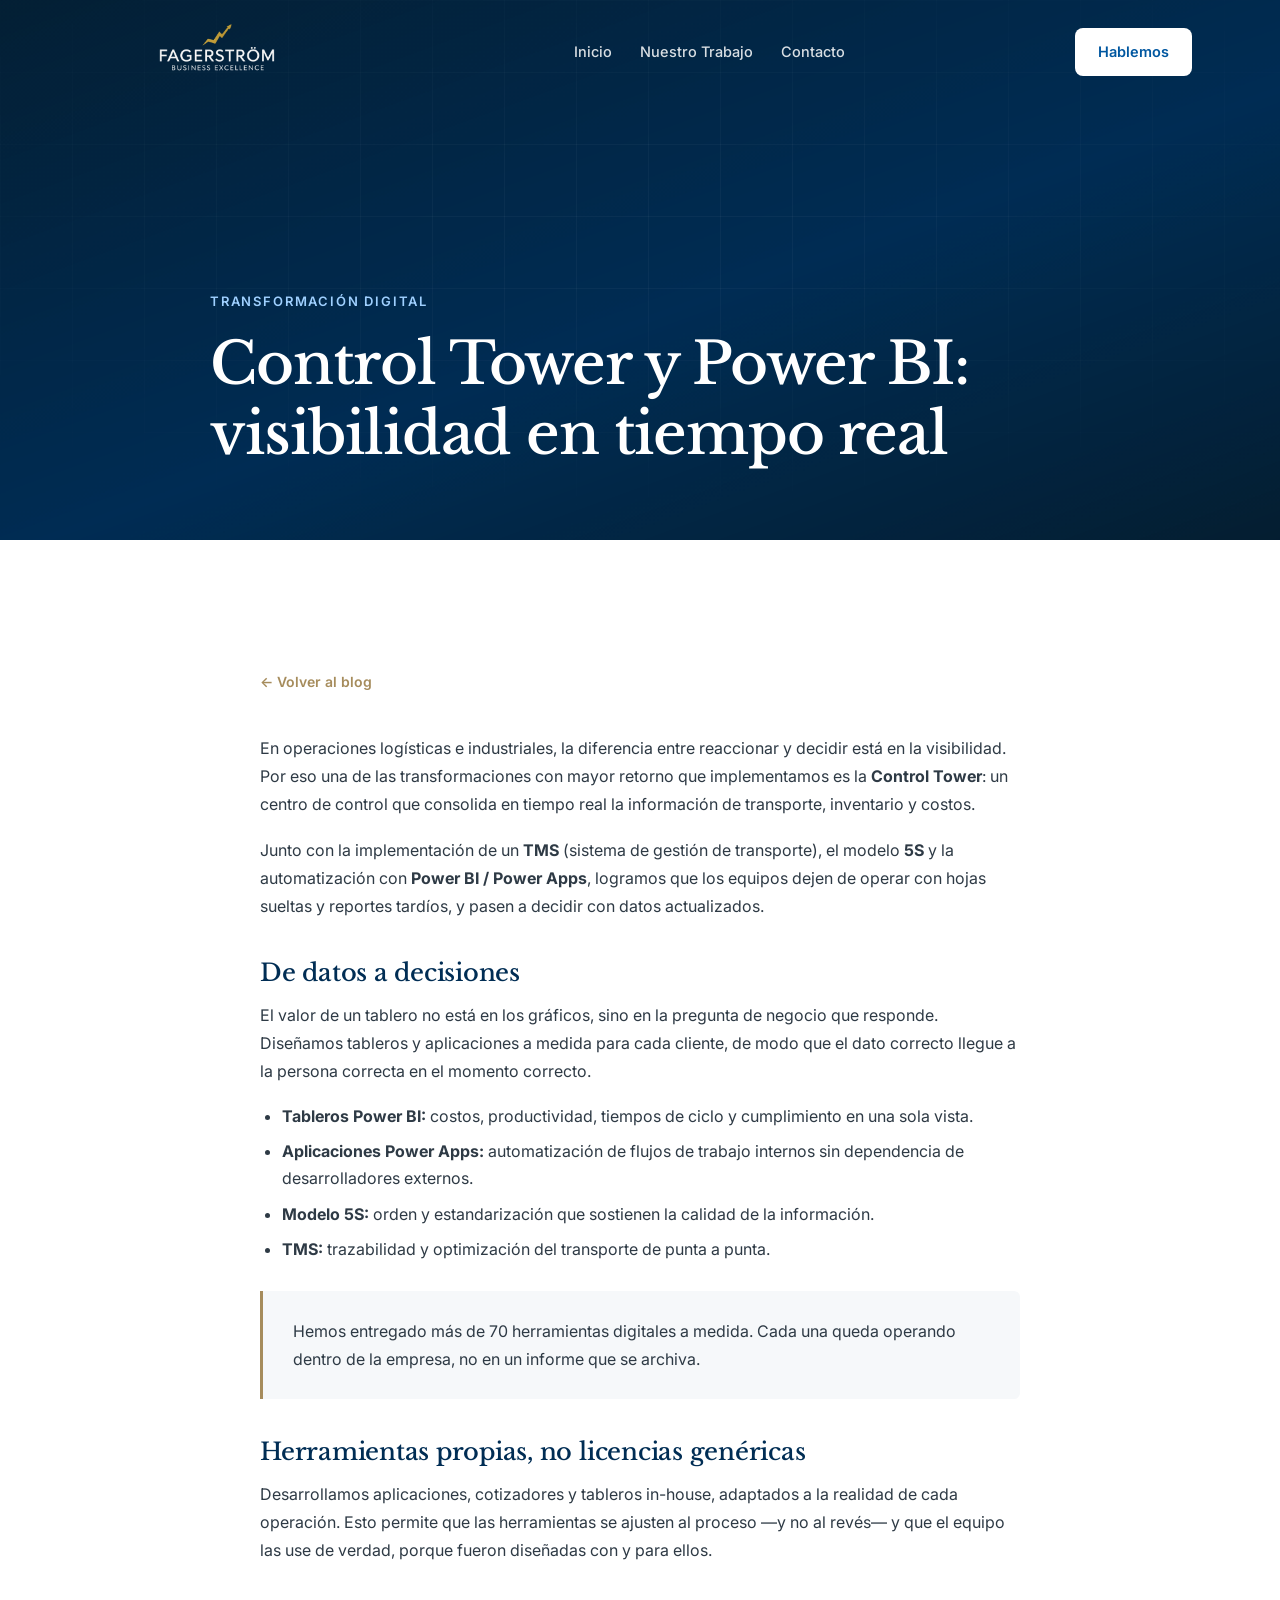
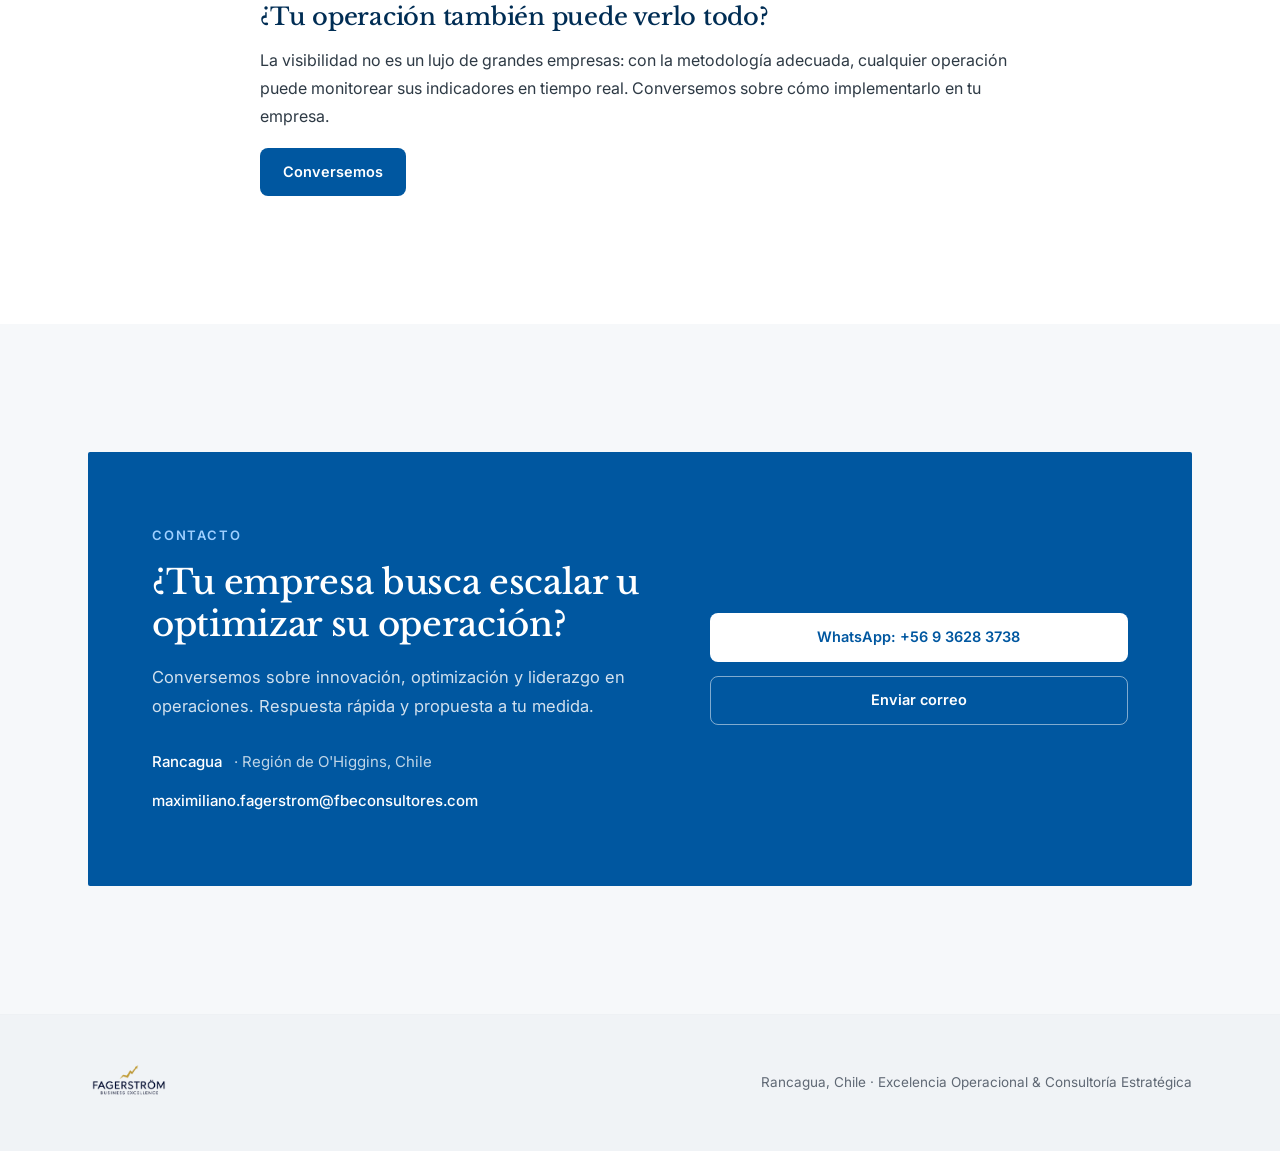
<file: blog-control-tower.html>
<!DOCTYPE html>
<html lang="es">
<head>
<meta charset="UTF-8" />
<meta name="viewport" content="width=device-width, initial-scale=1.0" />
<title>Control Tower y Power BI: visibilidad en tiempo real | Fagerström Business Excellence</title>
<meta name="description" content="Implementación de TMS, modelo 5S y automatización con Power BI / Power Apps para convertir datos en decisiones de negocio." />
<link rel="preconnect" href="https://fonts.googleapis.com" />
<link rel="preconnect" href="https://fonts.gstatic.com" crossorigin />
<link href="https://fonts.googleapis.com/css2?family=Inter:wght@400;500;600;700&family=Libre+Baskerville:ital,wght@0,400;0,700;1,400&display=swap" rel="stylesheet" />
<link rel="stylesheet" href="styles.css?v=9" />
<script type="text/javascript">    (function(c,l,a,r,i,t,y){
        c[a]=c[a]||function(){(c[a].q=c[a].q||[]).push(arguments)};
        t=l.createElement(r);t.async=1;t.src="https://www.clarity.ms/tag/"+i;
        y=l.getElementsByTagName(r)[0];y.parentNode.insertBefore(t,y);
    })(window, document, "clarity", "script", "y7hsthls72");
</script>
</head>
<body>

<nav id="nav">
  <div class="container nav-inner">
    <a href="index.html" class="brand"><img class="mark logo-light" src="Logo_Fagerstrom_Blanco.png" alt="Fagerström Business Excellence" /><img class="mark logo-dark" src="Logo_Fagerstrom.png" alt="Fagerström Business Excellence" /></a>
    <ul class="nav-links">
      <li><a href="index.html">Inicio</a></li>
      <li><a href="nuestro-trabajo.html">Nuestro Trabajo</a></li>
      <li><a href="contacto.html">Contacto</a></li>
    </ul>
    <a class="btn nav-cta" href="contacto.html">Hablemos</a>
    <button class="hamburger" id="hamburger" aria-label="Menú"><span></span><span></span><span></span></button>
  </div>
</nav>

<div class="mobile-menu" id="mobileMenu">
  <button class="close" id="closeMenu">×</button>
  <a href="index.html">Inicio</a>
  <a href="nuestro-trabajo.html">Nuestro Trabajo</a>
  <a href="contacto.html">Contacto</a>
</div>

<header class="hero sub">
  <div class="hero-bg" style="background-image:url('https://images.unsplash.com/photo-1460925895917-afdab827c52f?q=80&w=1800&auto=format&fit=crop');"></div>
  <div class="hero-grid"></div>
  <div class="container">
    <div class="eyebrow anim-slide-down">Transformación digital</div>
    <h1 class="anim-slide-down--delay">Control Tower y Power BI: visibilidad en tiempo real</h1>
  </div>
</header>

<section>
  <div class="container">
    <div class="article-prose">
      <a class="article-back reveal" href="index.html#blog">← Volver al blog</a>

      <p class="reveal">
        En operaciones logísticas e industriales, la diferencia entre reaccionar y decidir está en la visibilidad. Por
        eso una de las transformaciones con mayor retorno que implementamos es la <strong>Control Tower</strong>:
        un centro de control que consolida en tiempo real la información de transporte, inventario y costos.
      </p>

      <p class="reveal">
        Junto con la implementación de un <strong>TMS</strong> (sistema de gestión de transporte), el modelo <strong>5S</strong>
        y la automatización con <strong>Power BI / Power Apps</strong>, logramos que los equipos dejen de operar con
        hojas sueltas y reportes tardíos, y pasen a decidir con datos actualizados.
      </p>

      <h2 class="reveal">De datos a decisiones</h2>
      <p class="reveal">
        El valor de un tablero no está en los gráficos, sino en la pregunta de negocio que responde. Diseñamos tableros
        y aplicaciones a medida para cada cliente, de modo que el dato correcto llegue a la persona correcta en el
        momento correcto.
      </p>
      <ul class="reveal">
        <li><strong>Tableros Power BI:</strong> costos, productividad, tiempos de ciclo y cumplimiento en una sola vista.</li>
        <li><strong>Aplicaciones Power Apps:</strong> automatización de flujos de trabajo internos sin dependencia de desarrolladores externos.</li>
        <li><strong>Modelo 5S:</strong> orden y estandarización que sostienen la calidad de la información.</li>
        <li><strong>TMS:</strong> trazabilidad y optimización del transporte de punta a punta.</li>
      </ul>
      <div class="highlight reveal">
        <p>Hemos entregado más de 70 herramientas digitales a medida. Cada una queda operando dentro de la empresa,
        no en un informe que se archiva.</p>
      </div>

      <h2 class="reveal">Herramientas propias, no licencias genéricas</h2>
      <p class="reveal">
        Desarrollamos aplicaciones, cotizadores y tableros in-house, adaptados a la realidad de cada operación. Esto
        permite que las herramientas se ajusten al proceso —y no al revés— y que el equipo las use de verdad, porque
        fueron diseñadas con y para ellos.
      </p>

      <h2 class="reveal">¿Tu operación también puede verlo todo?</h2>
      <p class="reveal">
        La visibilidad no es un lujo de grandes empresas: con la metodología adecuada, cualquier operación puede
        monitorear sus indicadores en tiempo real. Conversemos sobre cómo implementarlo en tu empresa.
      </p>

      <a class="btn btn-primary reveal" href="contacto.html">Conversemos</a>
    </div>
  </div>
</section>

<section id="contacto" style="background:var(--light);">
  <div class="container">
    <div class="contact-band reveal">
      <div>
        <div class="eyebrow" style="color:#9fd0ff;">Contacto</div>
        <h2>¿Tu empresa busca escalar u optimizar su operación?</h2>
        <p>Conversemos sobre innovación, optimización y liderazgo en operaciones. Respuesta rápida y propuesta a tu medida.</p>
        <div class="detail"><b>Rancagua</b><span>· Región de O'Higgins, Chile</span></div>
        <div class="detail"><b>maximiliano.fagerstrom@fbeconsultores.com</b></div>
      </div>
      <div class="contact-ctas">
        <a class="btn btn-onwhite" href="https://wa.me/56936283738" target="_blank" rel="noopener">WhatsApp: +56 9 3628 3738</a>
        <a class="btn btn-ghost-white" href="mailto:maximiliano.fagerstrom@fbeconsultores.com">Enviar correo</a>
      </div>
    </div>
  </div>
</section>

<footer>
  <div class="container footer-inner">
    <span class="brand" style="font-size:16px;color:var(--deep);"><img class="mark" src="Logo_Fagerstrom.png" alt="Fagerström Business Excellence" /></span>
    <span class="meta">Rancagua, Chile · Excelencia Operacional & Consultoría Estratégica</span>
  </div>
</footer>

<script src="script.js?v=9"></script>
</body>
</html>
</file>
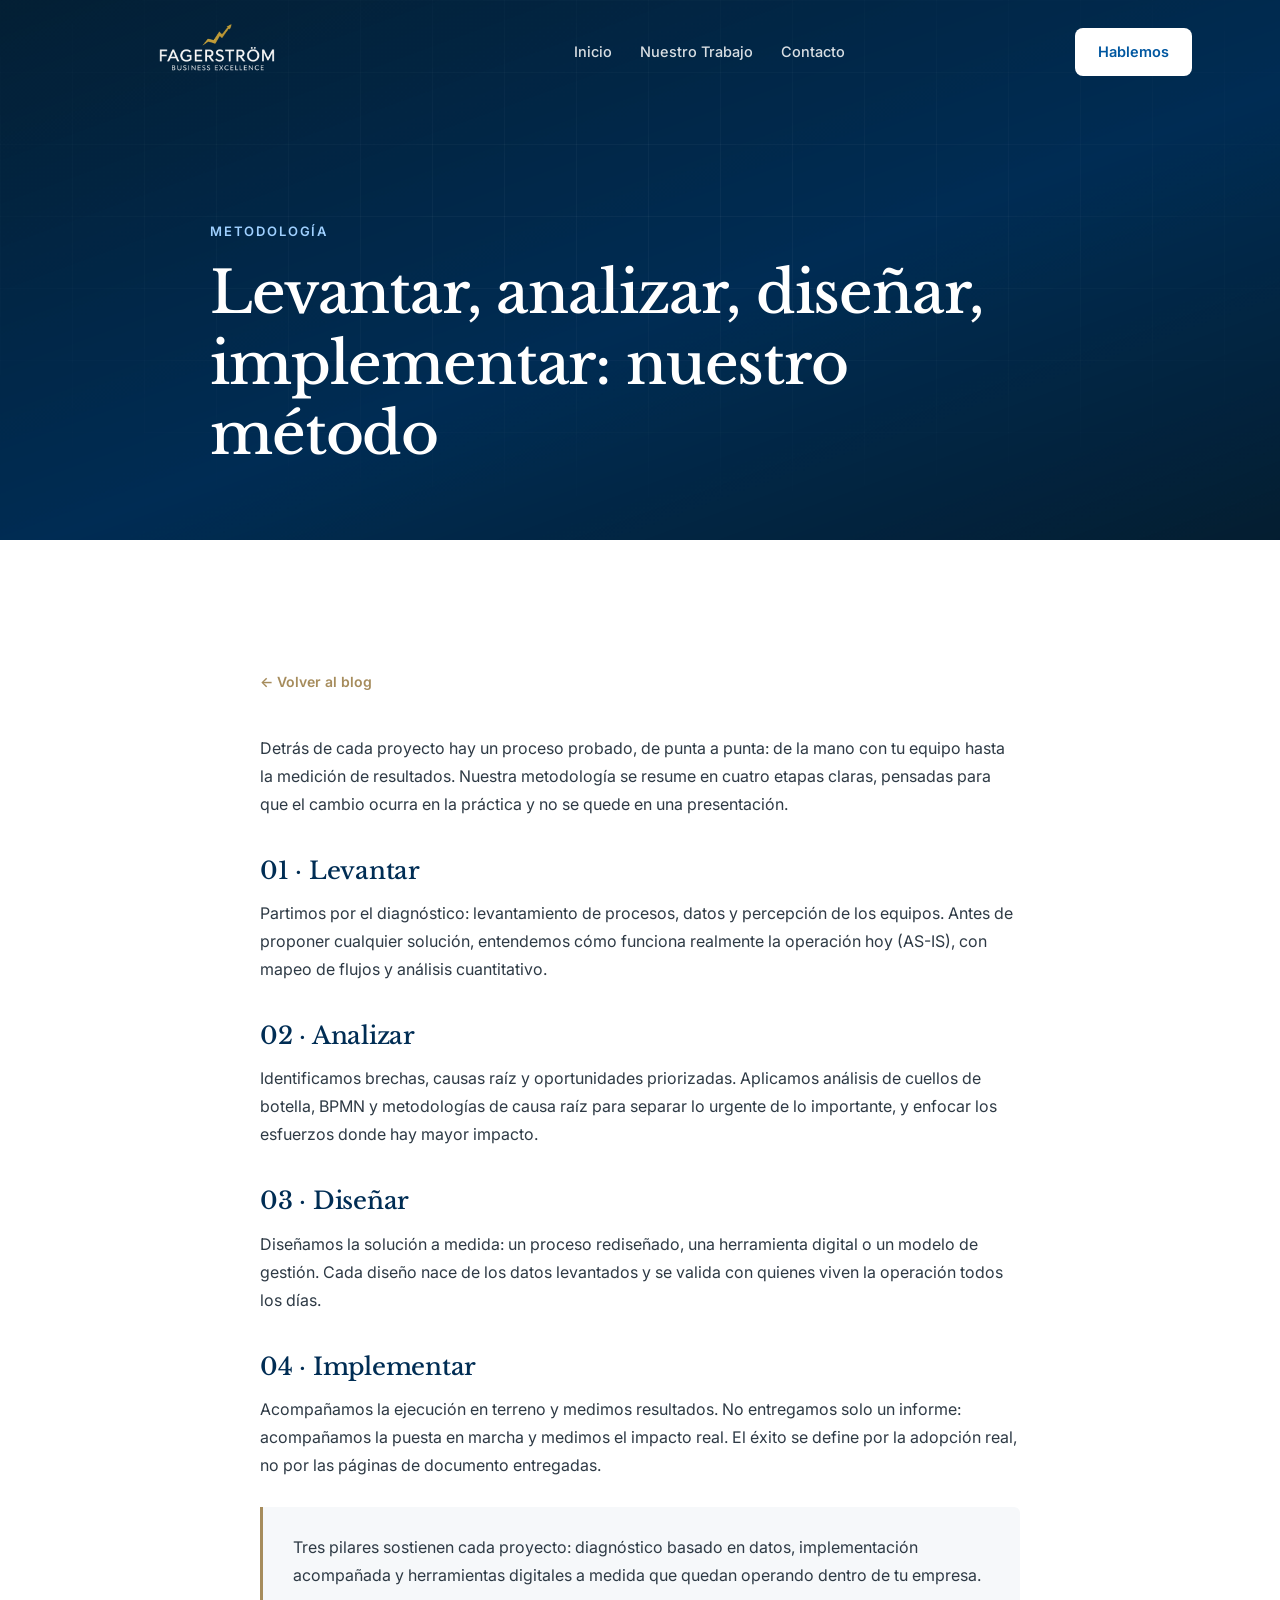
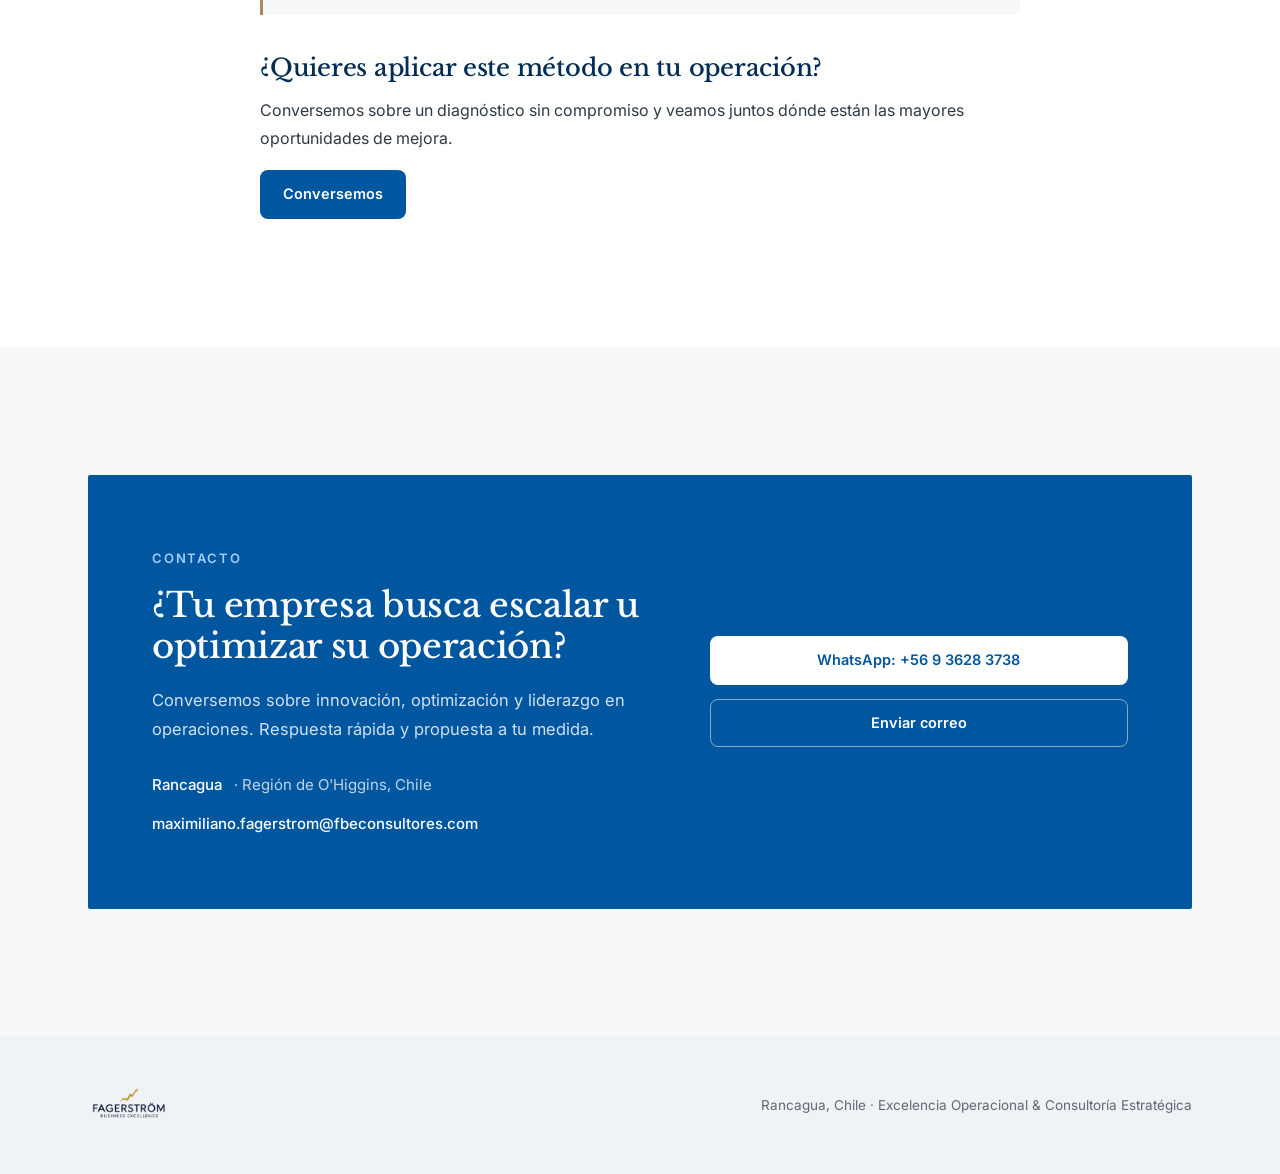
<file: blog-metodologia.html>
<!DOCTYPE html>
<html lang="es">
<head>
<meta charset="UTF-8" />
<meta name="viewport" content="width=device-width, initial-scale=1.0" />
<title>Levantar, analizar, diseñar, implementar: nuestro método | Fagerström Business Excellence</title>
<meta name="description" content="El proceso probado que usamos de punta a punta para que cada proyecto se implemente y no quede archivado." />
<link rel="preconnect" href="https://fonts.googleapis.com" />
<link rel="preconnect" href="https://fonts.gstatic.com" crossorigin />
<link href="https://fonts.googleapis.com/css2?family=Inter:wght@400;500;600;700&family=Libre+Baskerville:ital,wght@0,400;0,700;1,400&display=swap" rel="stylesheet" />
<link rel="stylesheet" href="styles.css?v=9" />
<script type="text/javascript">    (function(c,l,a,r,i,t,y){
        c[a]=c[a]||function(){(c[a].q=c[a].q||[]).push(arguments)};
        t=l.createElement(r);t.async=1;t.src="https://www.clarity.ms/tag/"+i;
        y=l.getElementsByTagName(r)[0];y.parentNode.insertBefore(t,y);
    })(window, document, "clarity", "script", "y7hsthls72");
</script>
</head>
<body>

<nav id="nav">
  <div class="container nav-inner">
    <a href="index.html" class="brand"><img class="mark logo-light" src="Logo_Fagerstrom_Blanco.png" alt="Fagerström Business Excellence" /><img class="mark logo-dark" src="Logo_Fagerstrom.png" alt="Fagerström Business Excellence" /></a>
    <ul class="nav-links">
      <li><a href="index.html">Inicio</a></li>
      <li><a href="nuestro-trabajo.html">Nuestro Trabajo</a></li>
      <li><a href="contacto.html">Contacto</a></li>
    </ul>
    <a class="btn nav-cta" href="contacto.html">Hablemos</a>
    <button class="hamburger" id="hamburger" aria-label="Menú"><span></span><span></span><span></span></button>
  </div>
</nav>

<div class="mobile-menu" id="mobileMenu">
  <button class="close" id="closeMenu">×</button>
  <a href="index.html">Inicio</a>
  <a href="nuestro-trabajo.html">Nuestro Trabajo</a>
  <a href="contacto.html">Contacto</a>
</div>

<header class="hero sub">
  <div class="hero-bg" style="background-image:url('https://images.unsplash.com/photo-1531973576160-7125cd663d86?q=80&w=1800&auto=format&fit=crop');"></div>
  <div class="hero-grid"></div>
  <div class="container">
    <div class="eyebrow anim-slide-down">Metodología</div>
    <h1 class="anim-slide-down--delay">Levantar, analizar, diseñar, implementar: nuestro método</h1>
  </div>
</header>

<section>
  <div class="container">
    <div class="article-prose">
      <a class="article-back reveal" href="index.html#blog">← Volver al blog</a>

      <p class="reveal">
        Detrás de cada proyecto hay un proceso probado, de punta a punta: de la mano con tu equipo hasta la medición de
        resultados. Nuestra metodología se resume en cuatro etapas claras, pensadas para que el cambio ocurra en la
        práctica y no se quede en una presentación.
      </p>

      <h2 class="reveal">01 · Levantar</h2>
      <p class="reveal">
        Partimos por el diagnóstico: levantamiento de procesos, datos y percepción de los equipos. Antes de proponer
        cualquier solución, entendemos cómo funciona realmente la operación hoy (AS-IS), con mapeo de flujos y análisis
        cuantitativo.
      </p>

      <h2 class="reveal">02 · Analizar</h2>
      <p class="reveal">
        Identificamos brechas, causas raíz y oportunidades priorizadas. Aplicamos análisis de cuellos de botella,
        BPMN y metodologías de causa raíz para separar lo urgente de lo importante, y enfocar los esfuerzos donde hay
        mayor impacto.
      </p>

      <h2 class="reveal">03 · Diseñar</h2>
      <p class="reveal">
        Diseñamos la solución a medida: un proceso rediseñado, una herramienta digital o un modelo de gestión. Cada
        diseño nace de los datos levantados y se valida con quienes viven la operación todos los días.
      </p>

      <h2 class="reveal">04 · Implementar</h2>
      <p class="reveal">
        Acompañamos la ejecución en terreno y medimos resultados. No entregamos solo un informe: acompañamos la puesta
        en marcha y medimos el impacto real. El éxito se define por la adopción real, no por las páginas de documento
        entregadas.
      </p>

      <div class="highlight reveal">
        <p>Tres pilares sostienen cada proyecto: diagnóstico basado en datos, implementación acompañada y herramientas
        digitales a medida que quedan operando dentro de tu empresa.</p>
      </div>

      <h2 class="reveal">¿Quieres aplicar este método en tu operación?</h2>
      <p class="reveal">
        Conversemos sobre un diagnóstico sin compromiso y veamos juntos dónde están las mayores oportunidades de mejora.
      </p>

      <a class="btn btn-primary reveal" href="contacto.html">Conversemos</a>
    </div>
  </div>
</section>

<section id="contacto" style="background:var(--light);">
  <div class="container">
    <div class="contact-band reveal">
      <div>
        <div class="eyebrow" style="color:#9fd0ff;">Contacto</div>
        <h2>¿Tu empresa busca escalar u optimizar su operación?</h2>
        <p>Conversemos sobre innovación, optimización y liderazgo en operaciones. Respuesta rápida y propuesta a tu medida.</p>
        <div class="detail"><b>Rancagua</b><span>· Región de O'Higgins, Chile</span></div>
        <div class="detail"><b>maximiliano.fagerstrom@fbeconsultores.com</b></div>
      </div>
      <div class="contact-ctas">
        <a class="btn btn-onwhite" href="https://wa.me/56936283738" target="_blank" rel="noopener">WhatsApp: +56 9 3628 3738</a>
        <a class="btn btn-ghost-white" href="mailto:maximiliano.fagerstrom@fbeconsultores.com">Enviar correo</a>
      </div>
    </div>
  </div>
</section>

<footer>
  <div class="container footer-inner">
    <span class="brand" style="font-size:16px;color:var(--deep);"><img class="mark" src="Logo_Fagerstrom.png" alt="Fagerström Business Excellence" /></span>
    <span class="meta">Rancagua, Chile · Excelencia Operacional & Consultoría Estratégica</span>
  </div>
</footer>

<script src="script.js?v=9"></script>
</body>
</html>
</file>
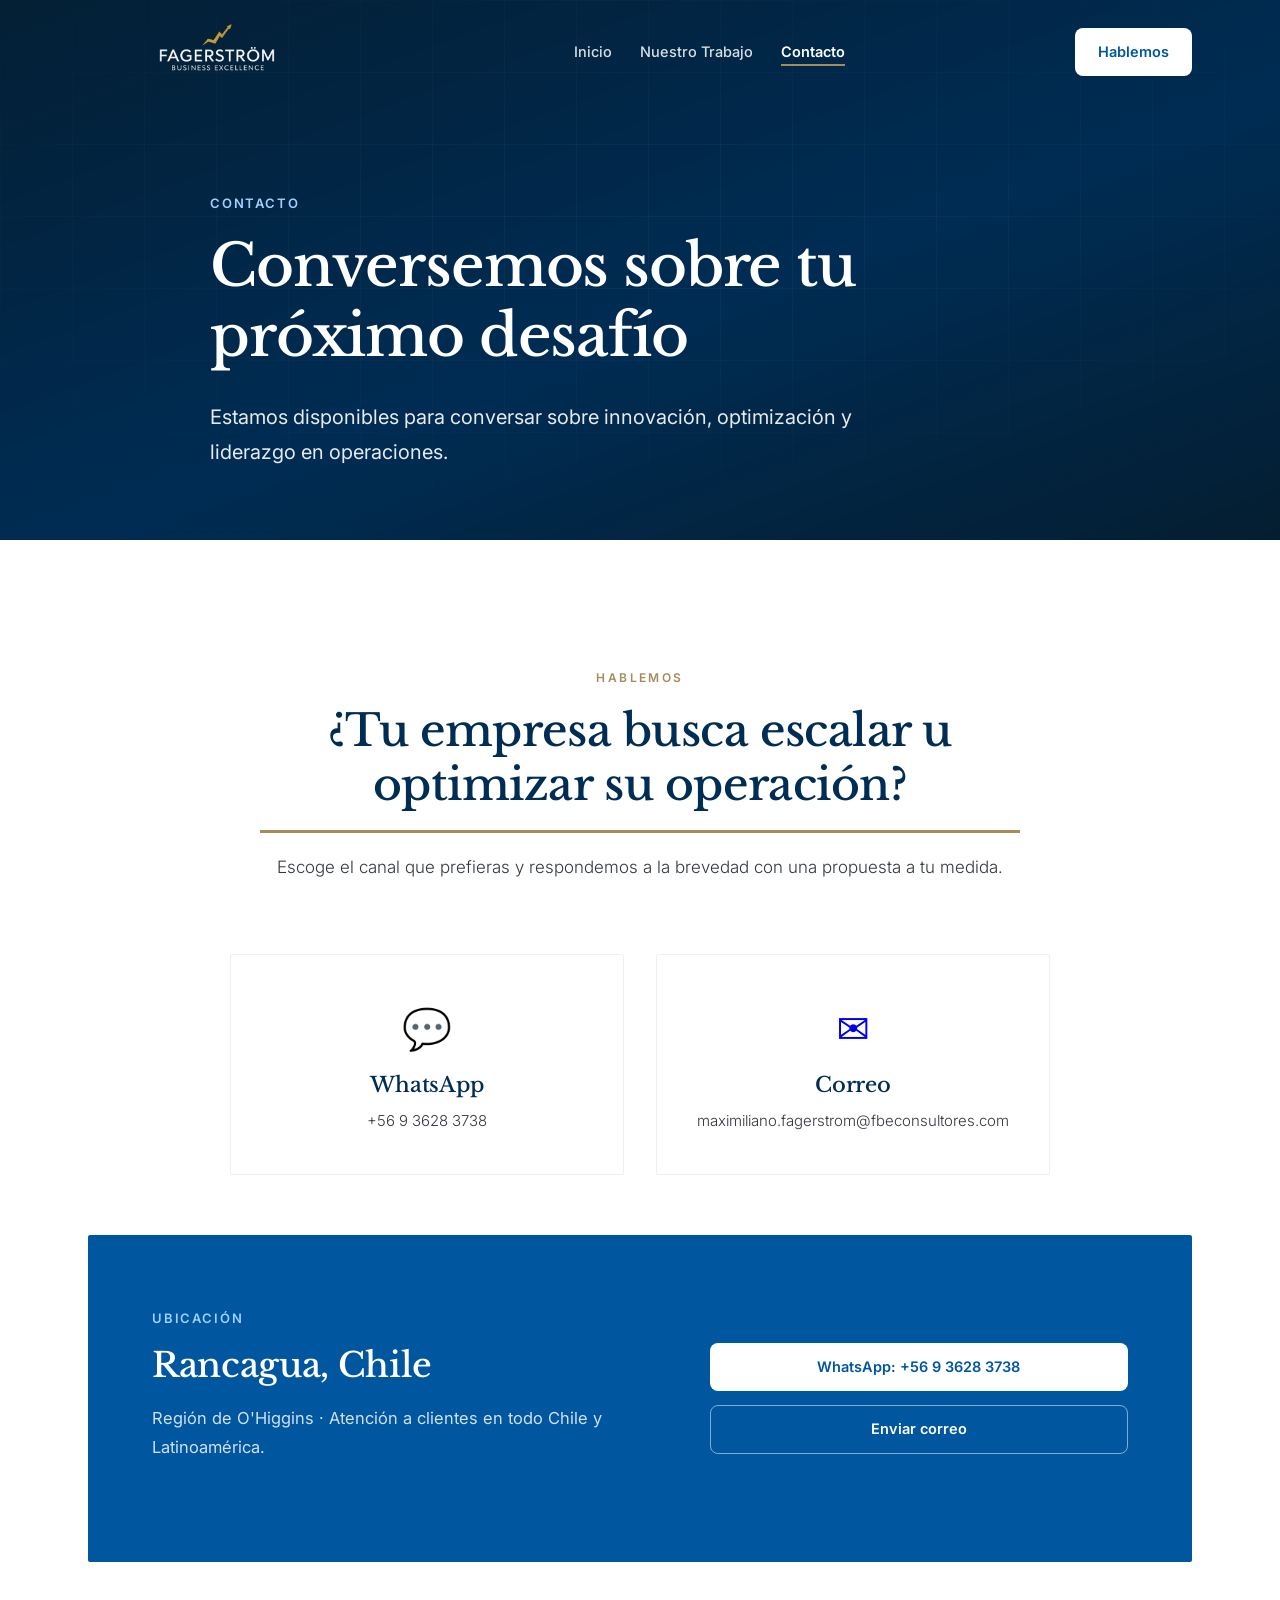
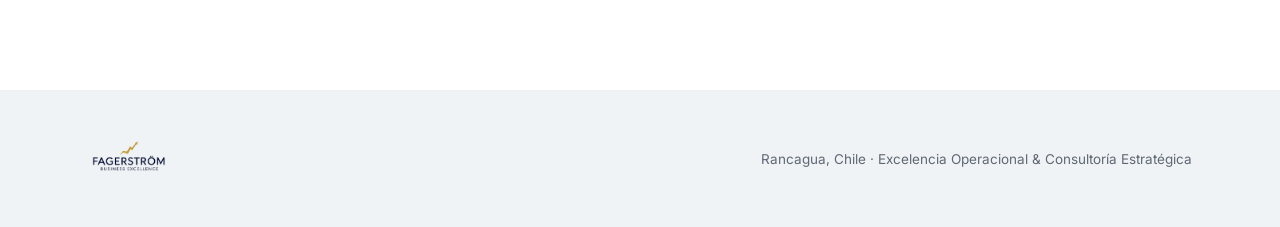
<file: contacto.html>
<!DOCTYPE html>
<html lang="es">
<head>
<meta charset="UTF-8" />
<meta name="viewport" content="width=device-width, initial-scale=1.0" />
<title>Contacto | Fagerström Business Excellence</title>
<meta name="description" content="Conversemos sobre innovación, optimización y liderazgo en operaciones." />
<link rel="preconnect" href="https://fonts.googleapis.com" />
<link rel="preconnect" href="https://fonts.gstatic.com" crossorigin />
<link href="https://fonts.googleapis.com/css2?family=Inter:wght@400;500;600;700&family=Libre+Baskerville:ital,wght@0,400;0,700;1,400&display=swap" rel="stylesheet" />
<link rel="stylesheet" href="styles.css?v=9" />
<script type="text/javascript">    (function(c,l,a,r,i,t,y){
        c[a]=c[a]||function(){(c[a].q=c[a].q||[]).push(arguments)};
        t=l.createElement(r);t.async=1;t.src="https://www.clarity.ms/tag/"+i;
        y=l.getElementsByTagName(r)[0];y.parentNode.insertBefore(t,y);
    })(window, document, "clarity", "script", "y7hsthls72");
</script>
</head>
<body>

<nav id="nav">
  <div class="container nav-inner">
    <a href="index.html" class="brand"><img class="mark logo-light" src="Logo_Fagerstrom_Blanco.png" alt="Fagerström Business Excellence" /><img class="mark logo-dark" src="Logo_Fagerstrom.png" alt="Fagerström Business Excellence" /></a>
    <ul class="nav-links">
      <li><a href="index.html">Inicio</a></li>
      <li><a href="nuestro-trabajo.html">Nuestro Trabajo</a></li>
      <li><a href="contacto.html" class="active">Contacto</a></li>
    </ul>
    <a class="btn nav-cta" href="contacto.html">Hablemos</a>
    <button class="hamburger" id="hamburger" aria-label="Menú"><span></span><span></span><span></span></button>
  </div>
</nav>

<div class="mobile-menu" id="mobileMenu">
  <button class="close" id="closeMenu">×</button>
  <a href="index.html">Inicio</a>
  <a href="nuestro-trabajo.html">Nuestro Trabajo</a>
  <a href="contacto.html">Contacto</a>
</div>

<header class="hero sub">
  <div class="hero-bg" style="background-image:url('https://images.unsplash.com/photo-1423666639041-f56000c27a9a?q=80&w=1800&auto=format&fit=crop');"></div>
  <div class="hero-grid"></div>
  <div class="container">
    <div class="eyebrow anim-slide-down">Contacto</div>
    <h1 class="anim-slide-down--delay">Conversemos sobre tu próximo desafío</h1>
    <p class="lead anim-slide-down--delay2">
      Estamos disponibles para conversar sobre innovación, optimización y liderazgo en operaciones.
    </p>
  </div>
</header>

<section>
  <div class="container">
    <div class="section-head center reveal">
      <div class="eyebrow">Hablemos</div>
      <h2>¿Tu empresa busca escalar u optimizar su operación?</h2>
      <span class="title-line"></span>
      <p>Escoge el canal que prefieras y respondemos a la brevedad con una propuesta a tu medida.</p>
    </div>

    <div class="cards" style="max-width:820px;margin:0 auto;grid-template-columns:repeat(2,1fr);">
      <a class="card reveal" href="https://wa.me/56936283738" target="_blank" rel="noopener" style="text-decoration:none;">
        <div class="body" style="align-items:center;text-align:center;padding:40px 24px;">
          <div style="font-size:40px;">💬</div>
          <h3 style="font-size:21px;">WhatsApp</h3>
          <p>+56 9 3628 3738</p>
        </div>
      </a>
      <a class="card reveal d1" href="mailto:maximiliano.fagerstrom@fbeconsultores.com" style="text-decoration:none;">
        <div class="body" style="align-items:center;text-align:center;padding:40px 24px;">
          <div style="font-size:40px;">✉️</div>
          <h3 style="font-size:21px;">Correo</h3>
          <p>maximiliano.fagerstrom@fbeconsultores.com</p>
        </div>
      </a>
    </div>

    <div class="contact-band reveal" style="margin-top:60px;">
      <div>
        <div class="eyebrow" style="color:#9fd0ff;">Ubicación</div>
        <h2>Rancagua, Chile</h2>
        <p>Región de O'Higgins · Atención a clientes en todo Chile y Latinoamérica.</p>
      </div>
      <div class="contact-ctas">
        <a class="btn btn-onwhite" href="https://wa.me/56936283738" target="_blank" rel="noopener">WhatsApp: +56 9 3628 3738</a>
        <a class="btn btn-ghost-white" href="mailto:maximiliano.fagerstrom@fbeconsultores.com">Enviar correo</a>
      </div>
    </div>
  </div>
</section>

<footer>
  <div class="container footer-inner">
    <span class="brand" style="font-size:16px;color:var(--deep);"><img class="mark" src="Logo_Fagerstrom.png" alt="Fagerström Business Excellence" /></span>
    <span class="meta">Rancagua, Chile · Excelencia Operacional & Consultoría Estratégica</span>
  </div>
</footer>

<script src="script.js?v=9"></script>
</body>
</html>
</file>
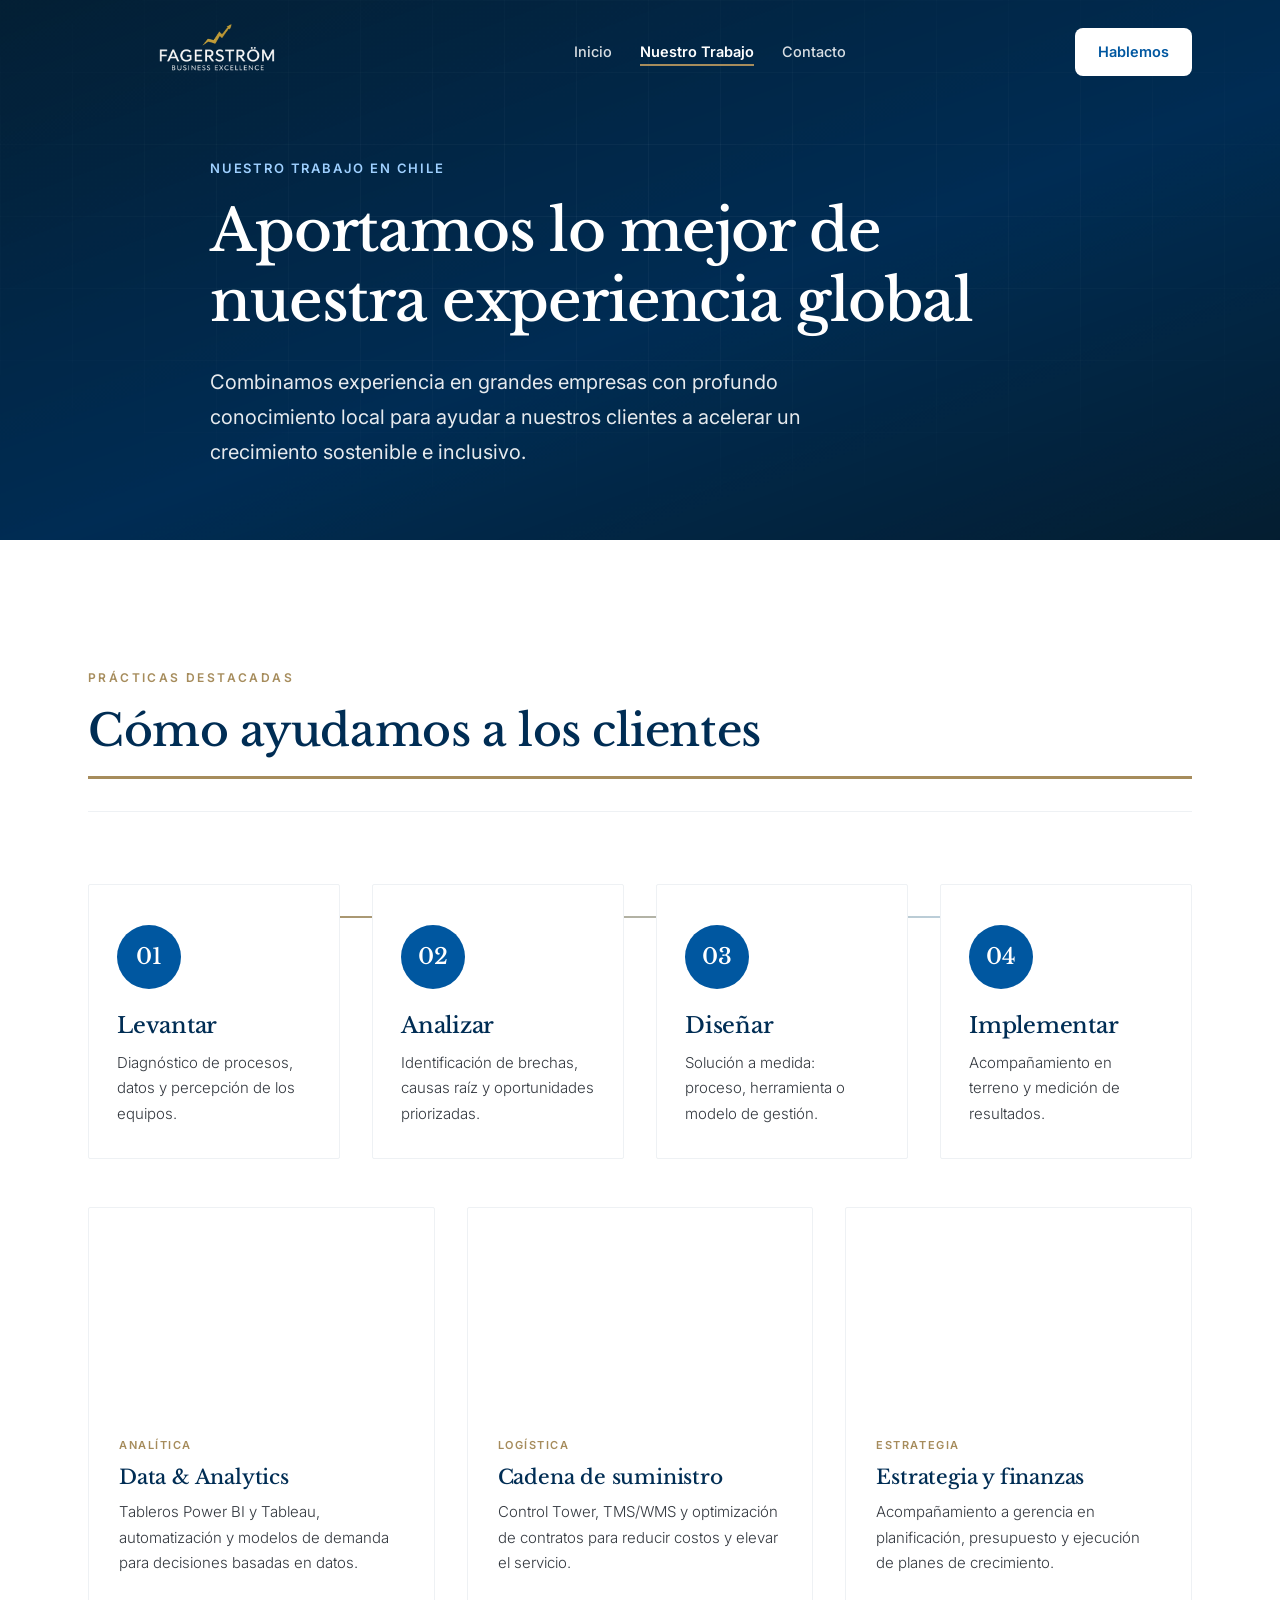
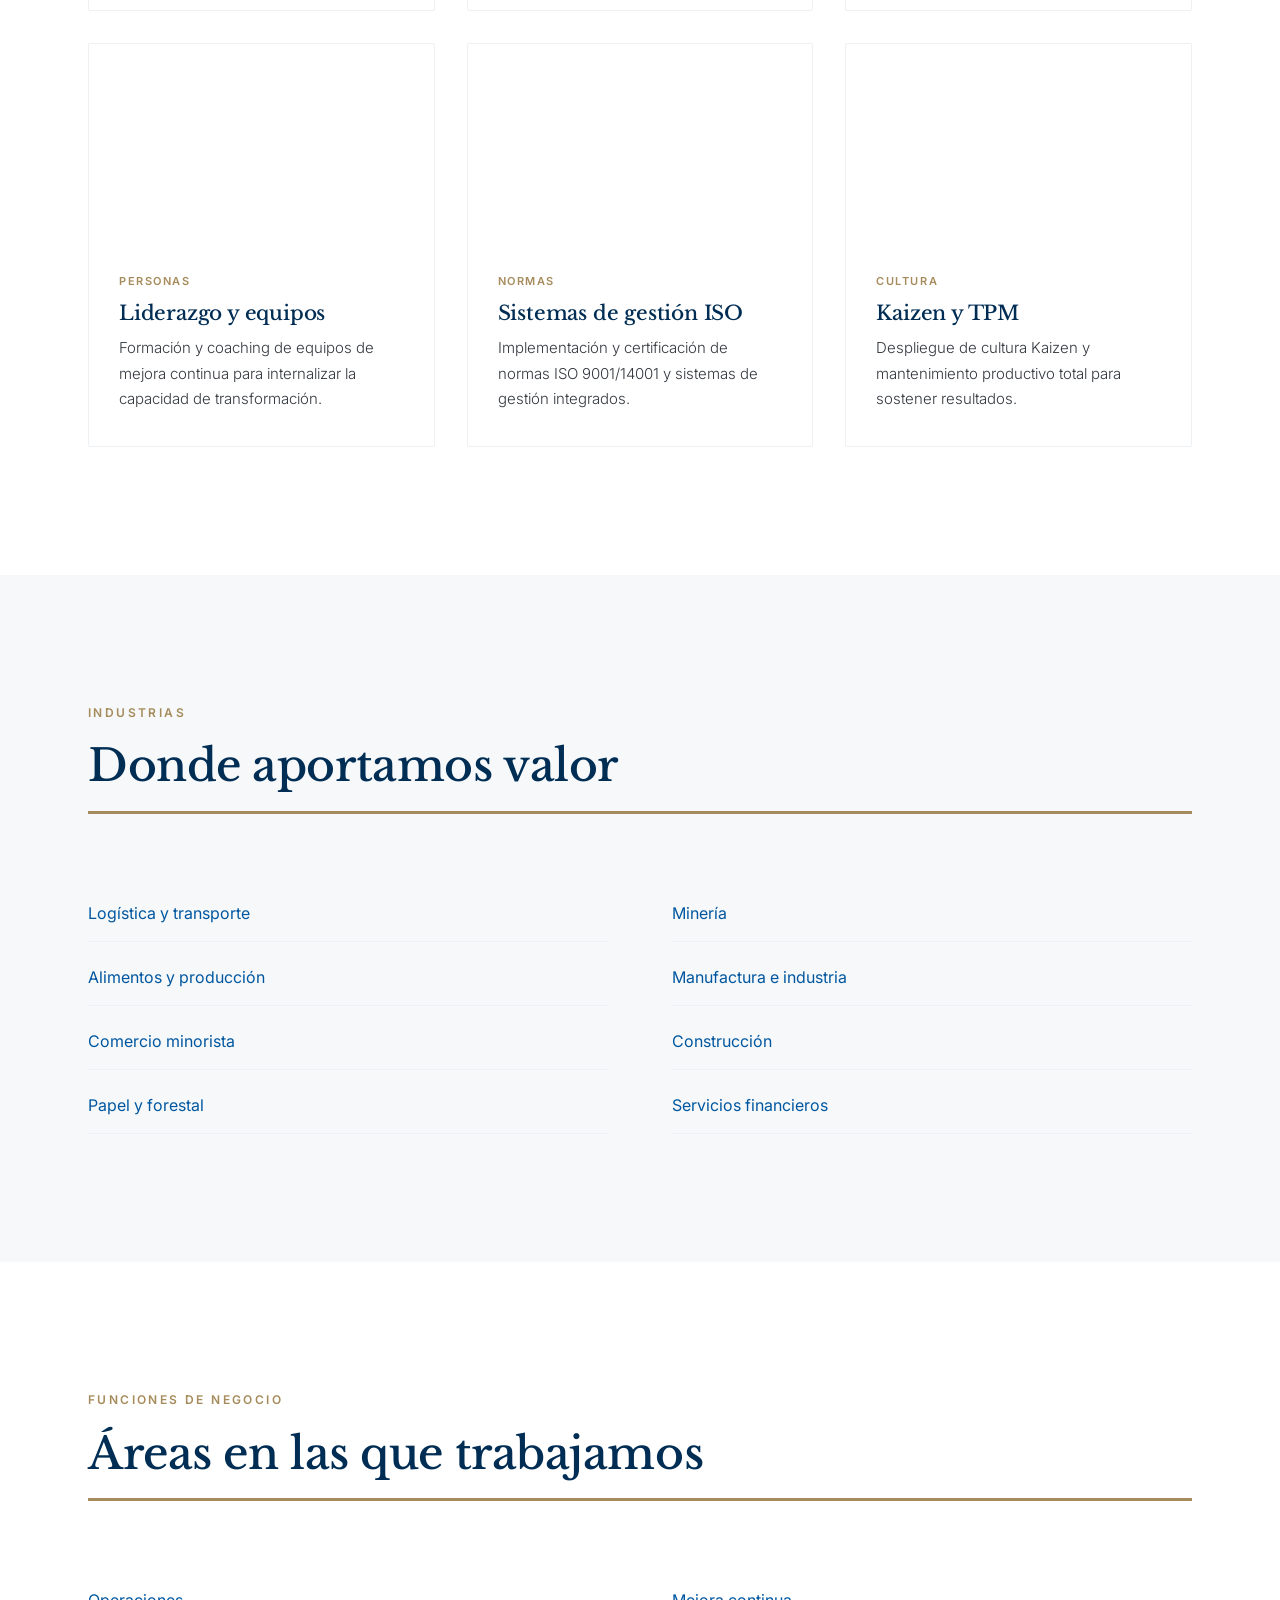
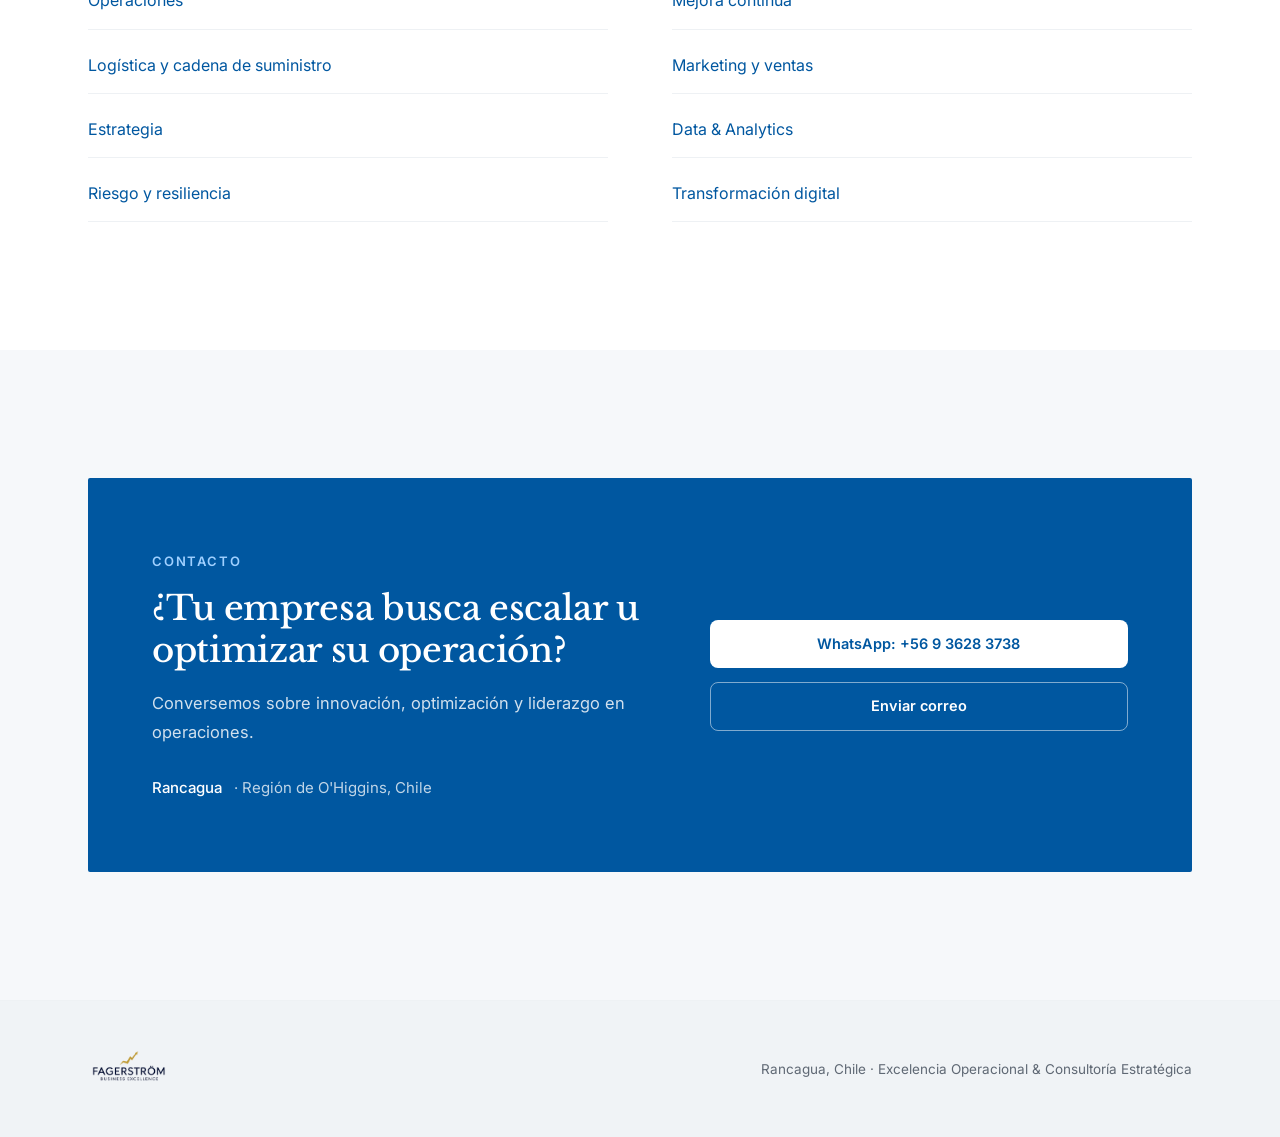
<file: nuestro-trabajo.html>
<!DOCTYPE html>
<html lang="es">
<head>
<meta charset="UTF-8" />
<meta name="viewport" content="width=device-width, initial-scale=1.0" />
<title>Nuestro Trabajo | Fagerström Business Excellence</title>
<meta name="description" content="Cómo ayudamos a las empresas a optimizar operaciones, reducir costos y crecer de forma sostenible." />
<link rel="preconnect" href="https://fonts.googleapis.com" />
<link rel="preconnect" href="https://fonts.gstatic.com" crossorigin />
<link href="https://fonts.googleapis.com/css2?family=Inter:wght@400;500;600;700&family=Libre+Baskerville:ital,wght@0,400;0,700;1,400&display=swap" rel="stylesheet" />
<link rel="stylesheet" href="styles.css?v=9" />
<script type="text/javascript">    (function(c,l,a,r,i,t,y){
        c[a]=c[a]||function(){(c[a].q=c[a].q||[]).push(arguments)};
        t=l.createElement(r);t.async=1;t.src="https://www.clarity.ms/tag/"+i;
        y=l.getElementsByTagName(r)[0];y.parentNode.insertBefore(t,y);
    })(window, document, "clarity", "script", "y7hsthls72");
</script>
</head>
<body>

<nav id="nav">
  <div class="container nav-inner">
    <a href="index.html" class="brand"><img class="mark logo-light" src="Logo_Fagerstrom_Blanco.png" alt="Fagerström Business Excellence" /><img class="mark logo-dark" src="Logo_Fagerstrom.png" alt="Fagerström Business Excellence" /></a>
    <ul class="nav-links">
      <li><a href="index.html">Inicio</a></li>
      <li><a href="nuestro-trabajo.html" class="active">Nuestro Trabajo</a></li>
      <li><a href="contacto.html">Contacto</a></li>
    </ul>
    <a class="btn nav-cta" href="contacto.html">Hablemos</a>
    <button class="hamburger" id="hamburger" aria-label="Menú"><span></span><span></span><span></span></button>
  </div>
</nav>

<div class="mobile-menu" id="mobileMenu">
  <button class="close" id="closeMenu">×</button>
  <a href="index.html">Inicio</a>
  <a href="nuestro-trabajo.html">Nuestro Trabajo</a>
  <a href="contacto.html">Contacto</a>
</div>

<header class="hero sub">
  <div class="hero-bg" style="background-image:url('https://images.unsplash.com/photo-1556761175-5973dc0f32e7?q=80&w=1800&auto=format&fit=crop');"></div>
  <div class="hero-grid"></div>
  <div class="container">
    <div class="eyebrow anim-slide-down">Nuestro Trabajo en Chile</div>
    <h1 class="anim-slide-down--delay">Aportamos lo mejor de nuestra experiencia global</h1>
    <p class="lead anim-slide-down--delay2">
      Combinamos experiencia en grandes empresas con profundo conocimiento local para ayudar a nuestros
      clientes a acelerar un crecimiento sostenible e inclusivo.
    </p>
  </div>
</header>

<section>
  <div class="container">
    <div class="section-head bordered reveal">
      <div class="eyebrow">Prácticas destacadas</div>
      <h2>Cómo ayudamos a los clientes</h2>
      <span class="title-line"></span>
    </div>

    <div class="process-flow reveal">
      <div class="flow-step">
        <div class="flow-num">01</div>
        <h3>Levantar</h3>
        <p>Diagnóstico de procesos, datos y percepción de los equipos.</p>
      </div>
      <div class="flow-step">
        <div class="flow-num">02</div>
        <h3>Analizar</h3>
        <p>Identificación de brechas, causas raíz y oportunidades priorizadas.</p>
      </div>
      <div class="flow-step">
        <div class="flow-num">03</div>
        <h3>Diseñar</h3>
        <p>Solución a medida: proceso, herramienta o modelo de gestión.</p>
      </div>
      <div class="flow-step">
        <div class="flow-num">04</div>
        <h3>Implementar</h3>
        <p>Acompañamiento en terreno y medición de resultados.</p>
      </div>
    </div>

    <div class="cards">
      <div class="card reveal">
        <div class="thumb" style="background-image:url('https://images.unsplash.com/photo-1551288049-bebda4e38f71?q=80&w=800&auto=format&fit=crop');"></div>
        <div class="body">
          <div class="kicker">Analítica</div>
          <h3>Data & Analytics</h3>
          <p>Tableros Power BI y Tableau, automatización y modelos de demanda para decisiones basadas en datos.</p>
        </div>
      </div>
      <div class="card reveal d1">
        <div class="thumb" style="background-image:url('https://images.unsplash.com/photo-1586528116311-ad8dd3c8310d?q=80&w=800&auto=format&fit=crop');"></div>
        <div class="body">
          <div class="kicker">Logística</div>
          <h3>Cadena de suministro</h3>
          <p>Control Tower, TMS/WMS y optimización de contratos para reducir costos y elevar el servicio.</p>
        </div>
      </div>
      <div class="card reveal d2">
        <div class="thumb" style="background-image:url('https://images.unsplash.com/photo-1454165804606-c3d57bc86b40?q=80&w=800&auto=format&fit=crop');"></div>
        <div class="body">
          <div class="kicker">Estrategia</div>
          <h3>Estrategia y finanzas</h3>
          <p>Acompañamiento a gerencia en planificación, presupuesto y ejecución de planes de crecimiento.</p>
        </div>
      </div>
      <div class="card reveal">
        <div class="thumb" style="background-image:url('https://images.unsplash.com/photo-1522071820081-009f0129c71c?q=80&w=800&auto=format&fit=crop');"></div>
        <div class="body">
          <div class="kicker">Personas</div>
          <h3>Liderazgo y equipos</h3>
          <p>Formación y coaching de equipos de mejora continua para internalizar la capacidad de transformación.</p>
        </div>
      </div>
      <div class="card reveal d1">
        <div class="thumb" style="background-image:url('https://images.unsplash.com/photo-1450101499163-c8848c66ca85?q=80&w=800&auto=format&fit=crop');"></div>
        <div class="body">
          <div class="kicker">Normas</div>
          <h3>Sistemas de gestión ISO</h3>
          <p>Implementación y certificación de normas ISO 9001/14001 y sistemas de gestión integrados.</p>
        </div>
      </div>
      <div class="card reveal d2">
        <div class="thumb" style="background-image:url('https://images.unsplash.com/photo-1504328345606-18bbc8c9d7d1?q=80&w=800&auto=format&fit=crop');"></div>
        <div class="body">
          <div class="kicker">Cultura</div>
          <h3>Kaizen y TPM</h3>
          <p>Despliegue de cultura Kaizen y mantenimiento productivo total para sostener resultados.</p>
        </div>
      </div>
    </div>
  </div>
</section>

<section style="background:var(--light);">
  <div class="container">
    <div class="section-head reveal">
      <div class="eyebrow">Industrias</div>
      <h2>Donde aportamos valor</h2>
      <span class="title-line"></span>
    </div>
    <div class="list-cols reveal">
      <a href="#">Logística y transporte</a>
      <a href="#">Minería</a>
      <a href="#">Alimentos y producción</a>
      <a href="#">Manufactura e industria</a>
      <a href="#">Comercio minorista</a>
      <a href="#">Construcción</a>
      <a href="#">Papel y forestal</a>
      <a href="#">Servicios financieros</a>
    </div>
  </div>
</section>

<section>
  <div class="container">
    <div class="section-head reveal">
      <div class="eyebrow">Funciones de negocio</div>
      <h2>Áreas en las que trabajamos</h2>
      <span class="title-line"></span>
    </div>
    <div class="list-cols reveal">
      <a href="#">Operaciones</a>
      <a href="#">Mejora continua</a>
      <a href="#">Logística y cadena de suministro</a>
      <a href="#">Marketing y ventas</a>
      <a href="#">Estrategia</a>
      <a href="#">Data & Analytics</a>
      <a href="#">Riesgo y resiliencia</a>
      <a href="#">Transformación digital</a>
    </div>
  </div>
</section>

<section id="contacto" style="background:var(--light);">
  <div class="container">
    <div class="contact-band reveal">
      <div>
        <div class="eyebrow" style="color:#9fd0ff;">Contacto</div>
        <h2>¿Tu empresa busca escalar u optimizar su operación?</h2>
        <p>Conversemos sobre innovación, optimización y liderazgo en operaciones.</p>
        <div class="detail"><b>Rancagua</b><span>· Región de O'Higgins, Chile</span></div>
      </div>
      <div class="contact-ctas">
        <a class="btn btn-onwhite" href="https://wa.me/56936283738" target="_blank" rel="noopener">WhatsApp: +56 9 3628 3738</a>
        <a class="btn btn-ghost-white" href="mailto:maximiliano.fagerstrom@fbeconsultores.com">Enviar correo</a>
      </div>
    </div>
  </div>
</section>

<footer>
  <div class="container footer-inner">
    <span class="brand" style="font-size:16px;color:var(--deep);"><img class="mark" src="Logo_Fagerstrom.png" alt="Fagerström Business Excellence" /></span>
    <span class="meta">Rancagua, Chile · Excelencia Operacional & Consultoría Estratégica</span>
  </div>
</footer>

<script src="script.js?v=9"></script>
</body>
</html>
</file>
<file: styles.css>
:root {
  --navy: #0057A0;
  --deep: #002d54;
  --accent: #A68C5C;
  --light: #f6f8fa;
  --light-2: #f0f3f6;
  --text: #1a1d21;
  --body: #33383f;
  --muted: #5f6874;
  --line: #e8ecef;
  --hairline: #eef1f4;
  --serif: 'Libre Baskerville', 'Baskerville', 'Baskerville Old Face', Georgia, serif;
  --sans: 'Inter', system-ui, sans-serif;
}

* { margin: 0; padding: 0; box-sizing: border-box; }
html { scroll-behavior: smooth; overflow-x: hidden; }
body { font-family: var(--sans); color: var(--text); line-height: 1.7; font-weight: 400; -webkit-font-smoothing: antialiased; overflow-x: hidden; }
img, video { max-width: 100%; height: auto; }
h1, h2, h3, h4, h5 { font-family: var(--serif); font-weight: 500; line-height: 1.22; color: var(--deep); letter-spacing: -.01em; }
.container { max-width: 1200px; margin: 0 auto; padding: 0 48px; min-width: 0; }
section { padding: 128px 0; }

/* ============ Animaciones (estilo McKinsey) ============ */
@keyframes blur-in { from { opacity: 0; } to { opacity: 1; } }
@keyframes slight-slide-down { from { opacity: 0; transform: translateY(-20px); } to { opacity: 1; transform: translateY(0); } }
@keyframes slight-slide-left { from { transform: translateX(20px); } to { transform: translateX(0); } }
@keyframes slight-slide-right { from { transform: translateX(-20px); } to { transform: translateX(0); } }
@keyframes fade-in { 0% { opacity: 0; } 100% { opacity: 1; } }
@keyframes appear { from { opacity: 0; transform: translateY(30px); } to { opacity: 1; transform: translateY(0); } }
@keyframes hero-zoom { from { transform: scale(1); } to { transform: scale(1.06); } }
@keyframes animate-gradient { 0% { background-size: 10000% 10000%; } 100% { background-size: 100% 100%; } }
@keyframes grid-pan { 0% { background-position: 0 0; } 100% { background-position: 72px 72px; } }
@keyframes line-grow { from { width: 0; } to { width: 100%; } }
@keyframes underline-slide { from { transform: scaleX(0); } to { transform: scaleX(1); } }

.anim-blur-in { animation: blur-in 1s backwards .2s; }
.anim-blur-in--slow { animation: blur-in 1s backwards .6s; }
.anim-slide-down { animation: slight-slide-down 1s backwards; }
.anim-slide-down--delay { animation: slight-slide-down 1s backwards .2s; }
.anim-slide-down--delay2 { animation: slight-slide-down 1s backwards .4s; }
.anim-fade-in { animation: fade-in .6s; }
.anim-appear { animation: appear .6s ease-in-out backwards; }

/* Línea de acento que se dibuja bajo los títulos (al hacer scroll) */
.section-head .title-line { display: block; width: 0; height: 3px; margin-top: 18px; background: var(--accent); }
.section-head.visible .title-line { animation: line-grow 1s ease-out forwards; }
.section-head.center .title-line { margin-left: auto; margin-right: auto; }

/* Subrayado deslizante en enlaces de listas */
.list-cols a { position: relative; }
.list-cols a::after { content: ""; position: absolute; left: 0; bottom: 0; width: 100%; height: 2px; background: var(--accent); transform: scaleX(0); transform-origin: left; transition: transform .35s ease; }
.list-cols a:hover::after { transform: scaleX(1); }

/* Enlaces de nav con línea que se desliza */
.nav-links a { position: relative; }
.nav-links a::after { content: ""; position: absolute; left: 0; bottom: -6px; width: 100%; height: 2px; background: var(--accent); transform: scaleX(0); transform-origin: left; transition: transform .3s ease; }
.nav-links a:hover::after, .nav-links a.active::after { transform: scaleX(1); }

/* Reveal on scroll */
.reveal { opacity: 0; transform: translateY(30px); transition: opacity .7s cubic-bezier(.16,.68,.43,.99), transform .7s cubic-bezier(.16,.68,.43,.99); }
.reveal.visible { opacity: 1; transform: none; }
.reveal.d1 { transition-delay: .08s; } .reveal.d2 { transition-delay: .16s; } .reveal.d3 { transition-delay: .24s; }

/* ============ Nav ============ */
nav { position: fixed; top: 0; left: 0; right: 0; z-index: 100; padding: 20px 0; background: transparent; transition: all .3s; }
nav.scrolled { background: #fff; padding: 12px 0; box-shadow: 0 1px 0 rgba(0,0,0,.08); }
.nav-inner { display: flex; align-items: center; justify-content: space-between; }
.brand { display: flex; align-items: center; gap: 11px; font-family: var(--serif); font-weight: 700; font-size: 18px; letter-spacing: -.01em; color: #fff; text-decoration: none; }
.brand .mark { width: 34px; height: 34px; border-radius: 7px; background: var(--navy); display: grid; place-items: center; color: #fff; font-family: var(--sans); font-weight: 700; font-size: 15px; }
.brand img.mark { width: auto; height: 64px; border-radius: 0; background: transparent; display: inline-block; }
.brand img.logo-light { display: inline-block; }
.brand img.logo-dark { display: none; }
nav.scrolled .brand img.logo-light { display: none; }
nav.scrolled .brand img.logo-dark { display: inline-block; }
nav.scrolled .brand { color: var(--deep); }
.nav-links { display: flex; gap: 28px; list-style: none; }
.nav-links a { color: rgba(255,255,255,.85); text-decoration: none; font-size: 14.5px; font-weight: 500; transition: color .2s; }
nav.scrolled .nav-links a { color: var(--muted); }
.nav-links a:hover { color: #fff; }
nav.scrolled .nav-links a:hover { color: var(--accent); }
.nav-links a.active { color: #fff; font-weight: 600; }
nav.scrolled .nav-links a.active { color: var(--accent); }
.btn { display: inline-flex; align-items: center; gap: 8px; font-family: var(--sans); font-weight: 600; font-size: 14.5px; padding: 11px 22px; border-radius: 8px; cursor: pointer; border: 1px solid transparent; transition: all .2s; text-decoration: none; white-space: nowrap; }
.btn-primary { background: var(--navy); color: #fff; }
.btn-primary:hover { background: #004b8a; transform: translateY(-1px); }
.nav-cta { background: #fff; color: var(--navy); }
.nav-cta:hover { background: #eef2f7; }
nav.scrolled .nav-cta { background: var(--navy); color: #fff; }
.hamburger { display: none; background: none; border: none; cursor: pointer; flex-direction: column; gap: 5px; padding: 6px; }
.hamburger span { width: 22px; height: 2px; background: #fff; display: block; }
nav.scrolled .hamburger span { background: var(--deep); }

/* ============ Hero ============ */
.hero { position: relative; min-height: 92vh; display: flex; align-items: flex-end; padding: 180px 0 100px; color: #fff; overflow: hidden; background: var(--deep); }
.hero .hero-bg { position: absolute; inset: 0; background-size: cover; background-position: center; animation: hero-zoom 20s ease-out forwards; }
.hero .hero-bg::after { content: ""; position: absolute; inset: 0; background: linear-gradient(160deg, rgba(5,28,44,.82) 0%, rgba(0,45,84,.5) 55%, rgba(5,28,44,.92) 100%); }
.hero .hero-grid { position: absolute; inset: 0; background-image: linear-gradient(rgba(255,255,255,.035) 1px, transparent 1px), linear-gradient(90deg, rgba(255,255,255,.035) 1px, transparent 1px); background-size: 72px 72px; animation: grid-pan 6s linear infinite; -webkit-mask-image: radial-gradient(70% 60% at 50% 40%, #000 20%, transparent 100%); mask-image: radial-gradient(70% 60% at 50% 40%, #000 20%, transparent 100%); }
.hero .container { position: relative; }
.eyebrow { font-size: 13px; font-weight: 600; letter-spacing: .14em; text-transform: uppercase; margin-bottom: 16px; color: #9fd0ff; }
.hero h1 { font-size: clamp(44px, 6.5vw, 78px); font-weight: 500; color: #fff; letter-spacing: -.02em; max-width: 860px; }
.hero p.lead { font-size: 20px; max-width: 660px; margin-top: 28px; color: rgba(255,255,255,.9); line-height: 1.75; font-weight: 400; }
.hero-ctas { display: flex; gap: 16px; flex-wrap: wrap; margin-top: 44px; }
.btn-ghost-white { background: transparent; color: #fff; border-color: rgba(255,255,255,.5); }
.btn-ghost-white:hover { background: rgba(255,255,255,.12); }

/* Hero interno (páginas secundarias) */
.hero.sub { min-height: 60vh; padding: 150px 0 70px; align-items: flex-end; }
.hero.sub h1 { font-size: clamp(36px, 5vw, 58px); }

/* ============ Stats ============ */
.stats { background: #fff; padding: 80px 0; border-bottom: 1px solid var(--hairline); }
.stats-grid { display: grid; grid-template-columns: repeat(4, 1fr); }
.stat { text-align: center; padding: 8px 48px; border-right: 1px solid var(--hairline); }
.stat:last-child { border-right: none; }
.stat .num { font-family: var(--serif); font-size: clamp(44px, 5.5vw, 64px); font-weight: 500; color: var(--navy); line-height: 1; }
.stat .num small { font-size: 55%; font-weight: 500; }
.stat .label { color: var(--muted); font-size: 14px; margin-top: 16px; letter-spacing: .01em; }

/* ============ Section head ============ */
.section-head { margin-bottom: 72px; }
.section-head.center { text-align: center; max-width: 760px; margin-left: auto; margin-right: auto; }
.section-head .eyebrow { color: var(--accent); letter-spacing: .2em; font-size: 12px; }
.section-head h2 { font-size: clamp(30px, 4vw, 44px); font-weight: 500; }
.section-head p { color: var(--body); margin-top: 20px; font-size: 17px; line-height: 1.7; font-weight: 300; }
.section-head.bordered { border-bottom: 1px solid var(--hairline); padding-bottom: 32px; }

/* Intro */
.intro { background: #fff; }
.intro p { font-family: var(--serif); font-size: 24px; color: #14171c; max-width: 920px; margin: 0 auto; text-align: center; line-height: 1.7; font-weight: 300; }

/* Two-up */
.two-up { display: grid; grid-template-columns: 1fr 1fr; background: var(--deep); }
.two-up .img-col { min-height: 460px; background-size: cover; background-position: center; }
.two-up .txt-col { padding: 96px 88px; display: flex; flex-direction: column; justify-content: center; color: #fff; }
.two-up .txt-col h3 { color: #fff; font-size: 34px; font-weight: 500; margin-bottom: 24px; }
.two-up .txt-col p { color: rgba(255,255,255,.8); font-size: 17px; line-height: 1.8; font-weight: 400; }

/* Companies carousel */
.companies-carousel { position: relative; width: 100%; overflow: hidden; padding: 8px 0; -webkit-mask-image: linear-gradient(90deg, transparent, #000 6%, #000 94%, transparent); mask-image: linear-gradient(90deg, transparent, #000 6%, #000 94%, transparent); }
.carousel-track { display: flex; width: max-content; will-change: transform; }
.company-card { background: #fff; border: 1px solid var(--hairline); border-radius: 2px; padding: 44px 32px; text-align: center; transition: transform .3s, box-shadow .3s; min-width: 0; width: 280px; flex: 0 0 auto; margin-right: 24px; box-sizing: border-box; }
.company-card:hover { transform: translateY(-4px); box-shadow: 0 20px 40px -24px rgba(0,30,60,.18); }
.company-card .logo { font-family: var(--serif); font-size: 21px; font-weight: 500; color: var(--deep); word-wrap: break-word; overflow-wrap: anywhere; hyphens: auto; line-height: 1.3; display: flex; align-items: center; justify-content: center; min-height: 64px; }
.company-card .logo img { width: 150px; height: 60px; max-width: 100%; object-fit: contain; }
.company-card .sector { font-size: 12.5px; color: var(--muted); margin-top: 12px; letter-spacing: .02em; line-height: 1.45; }
.carousel-btn { position: absolute; top: 50%; transform: translateY(-50%); z-index: 3; width: 44px; height: 44px; border-radius: 50%; border: 1px solid var(--line); background: #fff; color: var(--navy); font-size: 24px; line-height: 1; cursor: pointer; box-shadow: 0 8px 20px -12px rgba(0,30,60,.3); transition: all .2s; display: flex; align-items: center; justify-content: center; }
.carousel-btn:hover { background: var(--navy); color: #fff; }
.carousel-btn.prev { left: 4px; }
.carousel-btn.next { right: 4px; }

/* Process flow */
.process-flow { display: grid; grid-template-columns: repeat(4, 1fr); gap: 32px; position: relative; margin-bottom: 48px; min-width: 0; }
.process-flow::before { content: ""; position: absolute; top: 32px; left: 12.5%; right: 12.5%; height: 2px; background: linear-gradient(90deg, var(--accent), rgba(0,103,185,.25)); }
.flow-step { background: #fff; border: 1px solid var(--hairline); border-radius: 2px; padding: 40px 28px 32px; position: relative; transition: transform .3s, box-shadow .3s; min-width: 0; }
.flow-step:hover { transform: translateY(-4px); box-shadow: 0 20px 40px -24px rgba(0,30,60,.18); }
.flow-num { width: 64px; height: 64px; border-radius: 50%; background: var(--navy); color: #fff; font-family: var(--serif); font-size: 22px; font-weight: 500; display: grid; place-items: center; margin-bottom: 24px; position: relative; z-index: 1; }
.flow-step h3 { font-size: 22px; font-weight: 500; margin-bottom: 10px; }
.flow-step p { color: var(--body); font-size: 15px; line-height: 1.7; font-weight: 300; }

/* Blog */
.read-more { display: inline-flex; align-items: center; gap: 6px; margin-top: 14px; font-size: 14px; font-weight: 600; color: var(--accent); text-decoration: none; }
.read-more:hover { color: var(--navy); }

/* Article pages */
.article-back { display: inline-flex; align-items: center; gap: 6px; margin: 0 0 40px; font-size: 14px; font-weight: 600; color: var(--accent); text-decoration: none; }
.article-back:hover { color: var(--navy); }
.article-prose { max-width: 760px; margin: 0 auto; }
.article-prose p { line-height: 1.75; color: #2e3a45; margin: 0 0 18px; }
.article-prose h2 { font-size: 24px; margin: 38px 0 14px; }
.article-prose h3 { font-size: 19px; margin: 30px 0 10px; }
.article-prose ul { margin: 0 0 18px; padding-left: 22px; color: #2e3a45; line-height: 1.7; }
.article-prose li { margin-bottom: 8px; }
.article-prose .highlight { background: var(--light); border-left: 3px solid var(--accent); border-radius: 0 6px 6px 0; padding: 26px 30px; margin: 28px 0; }
.article-prose .highlight p { margin: 0; }
.chips-wrap { display: flex; flex-direction: column; gap: 0; }
.chips { display: flex; flex-wrap: wrap; gap: 12px; justify-content: center; }
.chip { font-size: 14px; font-weight: 400; color: var(--navy); background: #fff; border: 1px solid var(--line); padding: 12px 24px; border-radius: 999px; cursor: pointer; transition: all .25s; font-family: var(--sans); letter-spacing: .01em; }
.chip:hover { border-color: var(--accent); color: var(--accent); }
.chip.active { background: var(--navy); color: #fff; border-color: var(--navy); }
.chip-info { max-width: 760px; margin: 24px auto 28px; background: var(--light); border-left: 2px solid var(--accent); border-radius: 0 6px 6px 0; padding: 0 40px; max-height: 0; overflow: hidden; opacity: 0; transition: max-height .4s ease, opacity .3s ease, padding .4s ease; }
.chip-info.show { padding: 32px 40px; max-height: 400px; opacity: 1; }
.chip-info .title { font-family: var(--serif); font-size: 20px; font-weight: 500; color: var(--deep); margin-bottom: 10px; }
.chip-info p { color: var(--body); font-size: 15.5px; line-height: 1.7; font-weight: 300; }
.chip-hint { display: none; }

/* Cards */
.cards { display: grid; grid-template-columns: repeat(3, 1fr); gap: 32px; min-width: 0; }
.card { background: #fff; border: 1px solid var(--hairline); border-radius: 2px; overflow: hidden; transition: transform .3s, box-shadow .3s; display: flex; flex-direction: column; min-width: 0; }
.card:hover { transform: translateY(-5px); box-shadow: 0 24px 48px -26px rgba(0,30,60,.22); }
.card .thumb { height: 200px; background-size: cover; background-position: center; overflow: hidden; }
.card .thumb { transition: transform .6s ease; }
.card:hover .thumb { transform: scale(1.05); }
.card .body { padding: 28px 30px 34px; display: flex; flex-direction: column; gap: 10px; flex: 1; }
.card .kicker { font-size: 11px; font-weight: 600; letter-spacing: .14em; text-transform: uppercase; color: var(--accent); }
.card h3 { font-size: 20px; font-weight: 500; }
.card p { color: var(--body); font-size: 15px; line-height: 1.7; flex: 1; font-weight: 300; }

.featured { display: grid; grid-template-columns: 1.1fr 1fr; background: #fff; border: 1px solid var(--hairline); border-radius: 2px; overflow: hidden; margin-bottom: 40px; }
.featured .thumb { min-height: 380px; background-size: cover; background-position: center; transition: transform .6s ease; }
.featured:hover .thumb { transform: scale(1.05); }
.featured .body { padding: 56px; display: flex; flex-direction: column; justify-content: center; gap: 16px; }
.featured h3 { font-size: 30px; font-weight: 500; }
.featured p { color: var(--body); font-size: 16.5px; line-height: 1.7; font-weight: 300; }

/* Lista de industrias / funciones (our-work) */
.list-cols { display: grid; grid-template-columns: repeat(2, 1fr); gap: 8px 64px; }
.list-cols a { color: var(--navy); text-decoration: none; font-size: 16px; font-weight: 400; padding: 14px 0; display: block; border-bottom: 1px solid var(--hairline); transition: color .2s, padding-left .2s; }
.list-cols a:hover { color: var(--accent); padding-left: 6px; }

/* Contact */
.contact-band { background: var(--navy); color: #fff; border-radius: 2px; padding: 72px 64px; display: grid; grid-template-columns: 1.2fr 1fr; gap: 56px; align-items: center; min-width: 0; max-width: 100%; }
.contact-band h2 { color: #fff; font-size: 34px; font-weight: 500; margin-bottom: 18px; }
.contact-band p { color: rgba(255,255,255,.82); font-size: 16.5px; line-height: 1.75; margin-bottom: 28px; font-weight: 400; }
.contact-band .detail { display: flex; align-items: center; flex-wrap: wrap; gap: 12px; margin-top: 14px; font-size: 15px; min-width: 0; }
.contact-band .detail b { color: #fff; font-weight: 500; overflow-wrap: anywhere; word-break: break-word; min-width: 0; }
.contact-band .detail span { color: rgba(255,255,255,.75); }
.contact-ctas { display: flex; flex-direction: column; gap: 14px; min-width: 0; }
.contact-ctas .btn { justify-content: center; max-width: 100%; }
.btn-onwhite { background: #fff; color: var(--navy); }
.btn-onwhite:hover { background: #eef2f7; }

/* Footer */
footer { background: var(--light-2); border-top: 1px solid var(--hairline); padding: 48px 0; }
.footer-inner { display: flex; align-items: center; justify-content: space-between; flex-wrap: wrap; gap: 16px; }
footer .brand img.mark { height: 40px; }
footer .meta { color: var(--muted); font-size: 13.5px; }

@media (max-width: 880px) {
  .container { padding: 0 20px; max-width: 100%; }
  section { padding: 80px 0; }
  .nav-links, .nav-cta { display: none; }
  .hamburger { display: flex; }
  .stats-grid { grid-template-columns: repeat(2, 1fr); }
  .stat { border-right: none; border-bottom: 1px solid var(--line); padding: 18px 0; }
  .stat:last-child { border-bottom: none; }
  .cards { grid-template-columns: 1fr; }
  .featured { grid-template-columns: 1fr; }
  .featured .thumb { min-height: 200px; }
  .featured .body { padding: 28px 22px; }
  .two-up { grid-template-columns: 1fr; }
  .two-up .img-col { min-height: 220px; }
  .two-up .txt-col { padding: 48px 24px; }
  .companies-carousel { -webkit-mask-image: linear-gradient(90deg, transparent, #000 3%, #000 97%, transparent); mask-image: linear-gradient(90deg, transparent, #000 3%, #000 97%, transparent); }
  .company-card { width: 240px; padding: 26px 20px; }
  .company-card .logo { font-size: 17px; }
  .company-card .sector { font-size: 11.5px; margin-top: 8px; }
  .carousel-btn { display: flex; }
  .process-flow { grid-template-columns: 1fr; gap: 28px; margin-bottom: 40px; }
  .process-flow::before { display: none; }
  .flow-step { display: grid; grid-template-columns: auto 1fr; gap: 16px; padding: 24px 22px; align-items: start; }
  .flow-step .flow-num { margin-bottom: 0; justify-self: center; grid-row: 1 / 3; }
  .flow-step h3 { font-size: 18px; margin-bottom: 6px; min-width: 0; }
  .flow-step p { grid-column: 2; min-width: 0; overflow-wrap: break-word; }
  .section-head { min-width: 0; overflow-wrap: break-word; }
  .list-cols { grid-template-columns: 1fr; }
  .contact-band { grid-template-columns: 1fr; padding: 40px 26px; }
  .contact-ctas .btn { white-space: normal; text-align: center; }
  .chips-wrap { width: 100%; }
  .chips { gap: 8px; justify-content: flex-start; width: 100%; }
  .chip { font-size: 13px; padding: 10px 14px; max-width: 100%; }
  .chip-info {
    margin: 16px 0 !important;
    padding: 0 14px !important;
    border-radius: 8px !important;
    border-left-width: 3px !important;
    width: 100% !important;
    max-width: 100% !important;
    box-sizing: border-box !important;
    background: #eef5fb !important;
    box-shadow: 0 8px 24px -16px rgba(0,30,60,.35);
    max-height: 0;
    overflow: hidden;
    opacity: 0;
    transition: max-height .4s ease, opacity .3s ease, padding .4s ease;
  }
  .chip-info.show {
    padding: 16px 14px !important;
    max-height: 400px;
    opacity: 1;
    z-index: 20;
  }
  .chip-info .title { font-size: 17px; }
  .chip-info p { font-size: 14.5px; }
  .chip-hint {
    display: block !important;
    text-align: center;
    color: var(--muted);
    font-size: 13px;
    margin: 0 0 12px;
  }
}
.mobile-menu { display: none; position: fixed; inset: 0; z-index: 99; background: #fff; flex-direction: column; align-items: center; justify-content: center; gap: 26px; }
.mobile-menu.open { display: flex; }
.mobile-menu a { color: var(--deep); text-decoration: none; font-size: 22px; font-family: var(--serif); font-weight: 600; }
.mobile-menu .close { position: absolute; top: 22px; right: 26px; background: none; border: none; font-size: 32px; cursor: pointer; color: var(--deep); }
</file>
